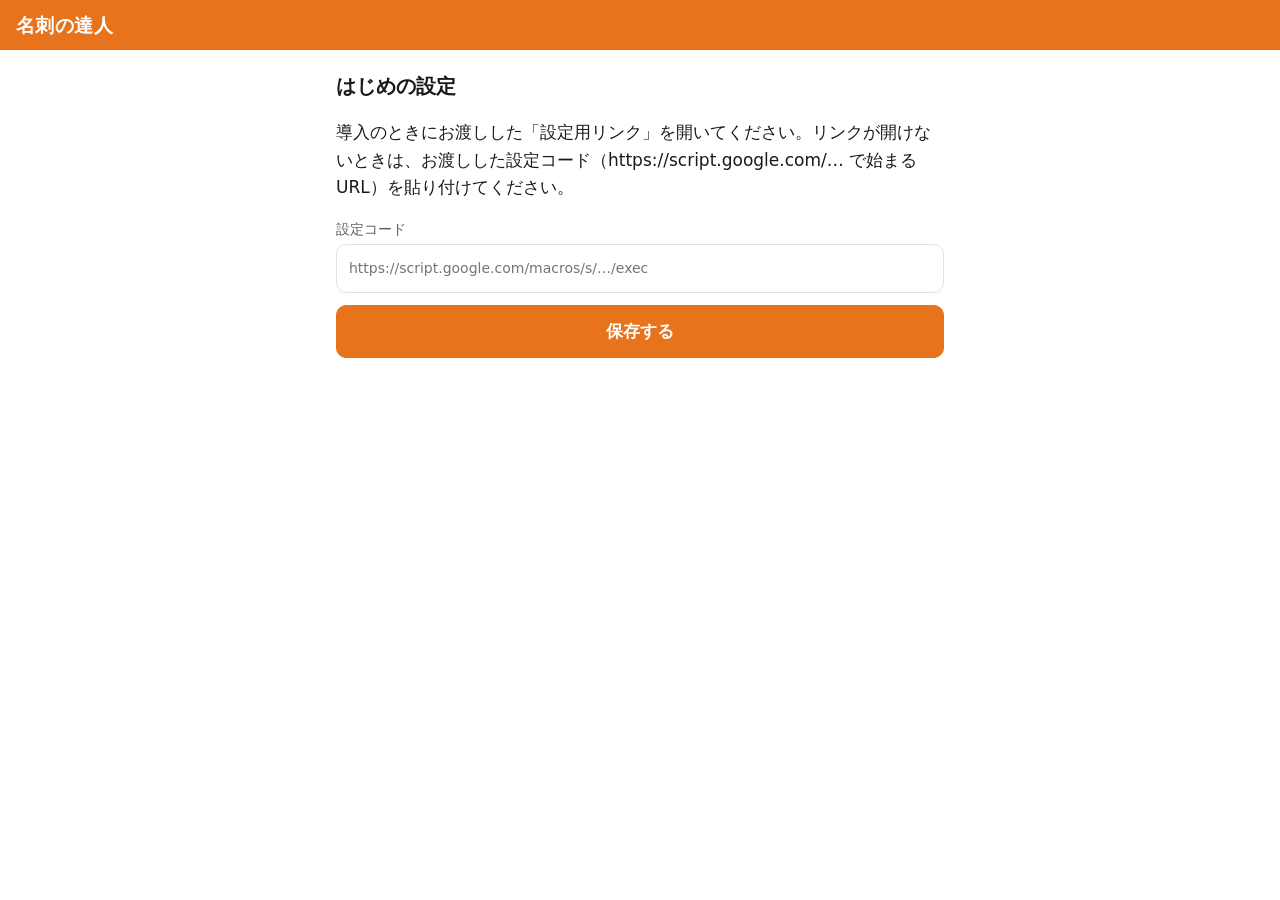
<file: index.html>
<!doctype html>
<html lang="ja">
<head>
  <meta charset="utf-8">
  <meta name="viewport" content="width=device-width, initial-scale=1, viewport-fit=cover">
  <title>名刺の達人</title>
  <meta name="theme-color" content="#E7741D">
  <meta name="apple-mobile-web-app-capable" content="yes">
  <meta name="mobile-web-app-capable" content="yes">
  <meta name="apple-mobile-web-app-title" content="名刺の達人">
  <meta name="apple-mobile-web-app-status-bar-style" content="default">
  <meta name="referrer" content="no-referrer">
  <link rel="manifest" href="manifest.webmanifest">
  <link rel="icon" href="icons/icon-192.png?v=meishi1">
  <link rel="apple-touch-icon" href="icons/apple-touch-icon.png?v=meishi1">
  <link rel="stylesheet" href="style.css">
  <script src="config.js"></script>
  <script src="https://accounts.google.com/gsi/client" async defer></script>
</head>
<body>
  <header class="bar">
    <h1>名刺の達人</h1>
    <span id="who" class="who"></span>
    <button id="logout" class="close" hidden>閉じる</button>
  </header>

  <main>
    <!-- 設定：この会社のGASのURLがまだない -->
    <section id="view-setup" class="view" hidden>
      <h2>はじめの設定</h2>
      <p>導入のときにお渡しした「設定用リンク」を開いてください。リンクが開けないときは、お渡しした設定コード（https://script.google.com/… で始まるURL）を貼り付けてください。</p>
      <label class="field">設定コード
        <input id="setup-url" type="url" inputmode="url" placeholder="https://script.google.com/macros/s/…/exec" autocomplete="off">
      </label>
      <button id="setup-save" class="primary">保存する</button>
      <p id="setup-msg" class="msg"></p>
    </section>

    <!-- ログイン -->
    <section id="view-login" class="view" hidden>
      <h2>ログイン</h2>
      <p>会社の Google アカウントでログインしてください。名刺は同じ会社の社員だけが見られます。</p>
      <div id="gsi-button"></div>
      <p id="login-msg" class="msg"></p>
    </section>

    <!-- メイン -->
    <section id="view-main" class="view" hidden>
      <nav class="tabs" role="tablist">
        <button role="tab" data-tab="register" aria-selected="true">📷 登録</button>
        <button role="tab" data-tab="search" aria-selected="false">🔍 探す</button>
        <button role="tab" data-tab="ask" aria-selected="false">💬 AIに相談</button>
      </nav>

      <!-- 登録 -->
      <div id="tab-register" class="tab">
        <div class="seg" role="radiogroup" aria-label="撮る面">
          <label><input type="radio" name="mode" value="front" checked> 片面</label>
          <label><input type="radio" name="mode" value="both"> 両面</label>
          <label><input type="radio" name="mode" value="batch"> まとめて</label>
        </div>

        <!-- まとめて登録：何枚でも。1枚ごとに表（必須）と裏（あれば） -->
        <div id="batch-area" hidden>
          <p class="hint">名刺を1枚ずつ撮ります。表を撮ったら、裏がある名刺は続けて裏を撮ってください。撮り終えたら下の「まとめて登録する」を押します。</p>
          <ol id="batch-list" class="batch"></ol>
          <button id="batch-add" class="shoot">📷 1枚目の表を撮る</button>
          <label class="field" for="batch-comment">全部の名刺に付けるコメント（任意）</label>
          <div class="row">
            <textarea id="batch-comment" rows="2" placeholder="例：守成クラブ新緑会で名刺交換"></textarea>
            <button class="mic" data-target="batch-comment" data-noauto="1" aria-label="声で入力">🎤</button>
          </div>
          <button id="do-batch" class="primary" disabled>まとめて登録する</button>
          <p id="batch-msg" class="msg"></p>
          <ul id="batch-results" class="list"></ul>
        </div>

        <div class="shots" id="single-area">
          <div class="shot">
            <button class="shoot" data-side="front">表面を撮る</button>
            <img id="prev-front" class="preview" alt="表面" hidden>
          </div>
          <div class="shot" id="shot-back" hidden>
            <button class="shoot" data-side="back">裏面を撮る</button>
            <img id="prev-back" class="preview" alt="裏面" hidden>
          </div>
        </div>
        <div id="single-actions">
          <button id="do-register" class="primary" disabled>登録する</button>
          <p id="register-msg" class="msg"></p>
          <div id="register-result"></div>
        </div>
      </div>

      <!-- 探す -->
      <div id="tab-search" class="tab" hidden>
        <p class="field">探す項目（チェックした項目の中を探します）</p>
        <div class="seg" role="group" aria-label="探す項目">
          <label><input type="checkbox" name="field" value="name" checked> 名前</label>
          <label><input type="checkbox" name="field" value="company"> 会社</label>
          <label><input type="checkbox" name="field" value="free"> フリー</label>
        </div>
        <p id="search-hint" class="hint"></p>
        <div class="row">
          <input id="search-input" type="search" enterkeyhint="search">
          <button class="mic" data-target="search-input" aria-label="声で入力">🎤</button>
        </div>
        <button id="do-search" class="primary">探す</button>
        <p id="search-msg" class="msg"></p>
        <ul id="search-results" class="list"></ul>
      </div>

      <!-- AIに相談 -->
      <div id="tab-ask" class="tab" hidden>
        <p class="hint">やりたいことを文章で書くと、AIが探す言葉を出し、検索辞書の同じ意味の言葉と合わせて名刺を探します。言葉のチェックを外すと、その言葉に当たった名刺を一覧から外します。</p>
        <div class="row">
          <textarea id="ask-input" rows="3" placeholder="例：店舗をリフォームしたい。補助金にくわしい人も"></textarea>
          <button class="mic" data-target="ask-input" aria-label="声で入力">🎤</button>
        </div>
        <button id="do-ask" class="primary">相談する</button>
        <p id="ask-msg" class="msg"></p>
        <div id="ask-words" class="ask-words" hidden>
          <p class="field">探した言葉（チェックを外すと、その言葉に当たった名刺を一覧から外します。数字は当たった名刺の数）</p>
          <div id="ask-groups"></div>
          <div class="row">
            <input id="ask-add-input" type="text" maxlength="20" placeholder="言葉を足す（例：内装）" enterkeyhint="done">
            <button id="do-ask-add">足す</button>
          </div>
        </div>
        <p id="ask-count" class="msg"></p>
        <ul id="ask-results" class="list"></ul>
      </div>
    </section>

    <!-- 名刺の詳細 -->
    <section id="view-detail" class="view" hidden>
      <button id="detail-back" class="link">← 戻る</button>
      <div id="detail-body"></div>
      <div class="actions">
        <button id="act-back">📷 裏面を追加</button>
        <button id="act-face">👤 顔写真を追加</button>
        <button id="act-comment">💬 コメントを追加</button>
      </div>
      <div id="comment-box" hidden>
        <div class="row">
          <textarea id="comment-input" rows="3" placeholder="会ったときの様子、次の約束など"></textarea>
          <button class="mic" data-target="comment-input" data-noauto="1" aria-label="声で入力">🎤</button>
        </div>
        <button id="comment-save" class="primary">コメントを保存</button>
      </div>
      <p id="detail-msg" class="msg"></p>
      <div id="detail-images" class="images"></div>
    </section>
  </main>

  <!-- 撮影用（画面には出さない） -->
  <input id="file-card" type="file" accept="image/*" capture="environment" hidden>
  <input id="file-face" type="file" accept="image/*" capture="user" hidden>

  <div id="busy" class="busy" hidden><div class="spinner"></div><p id="busy-text">処理しています…</p></div>

  <script src="app.js"></script>
</body>
</html>
</file>
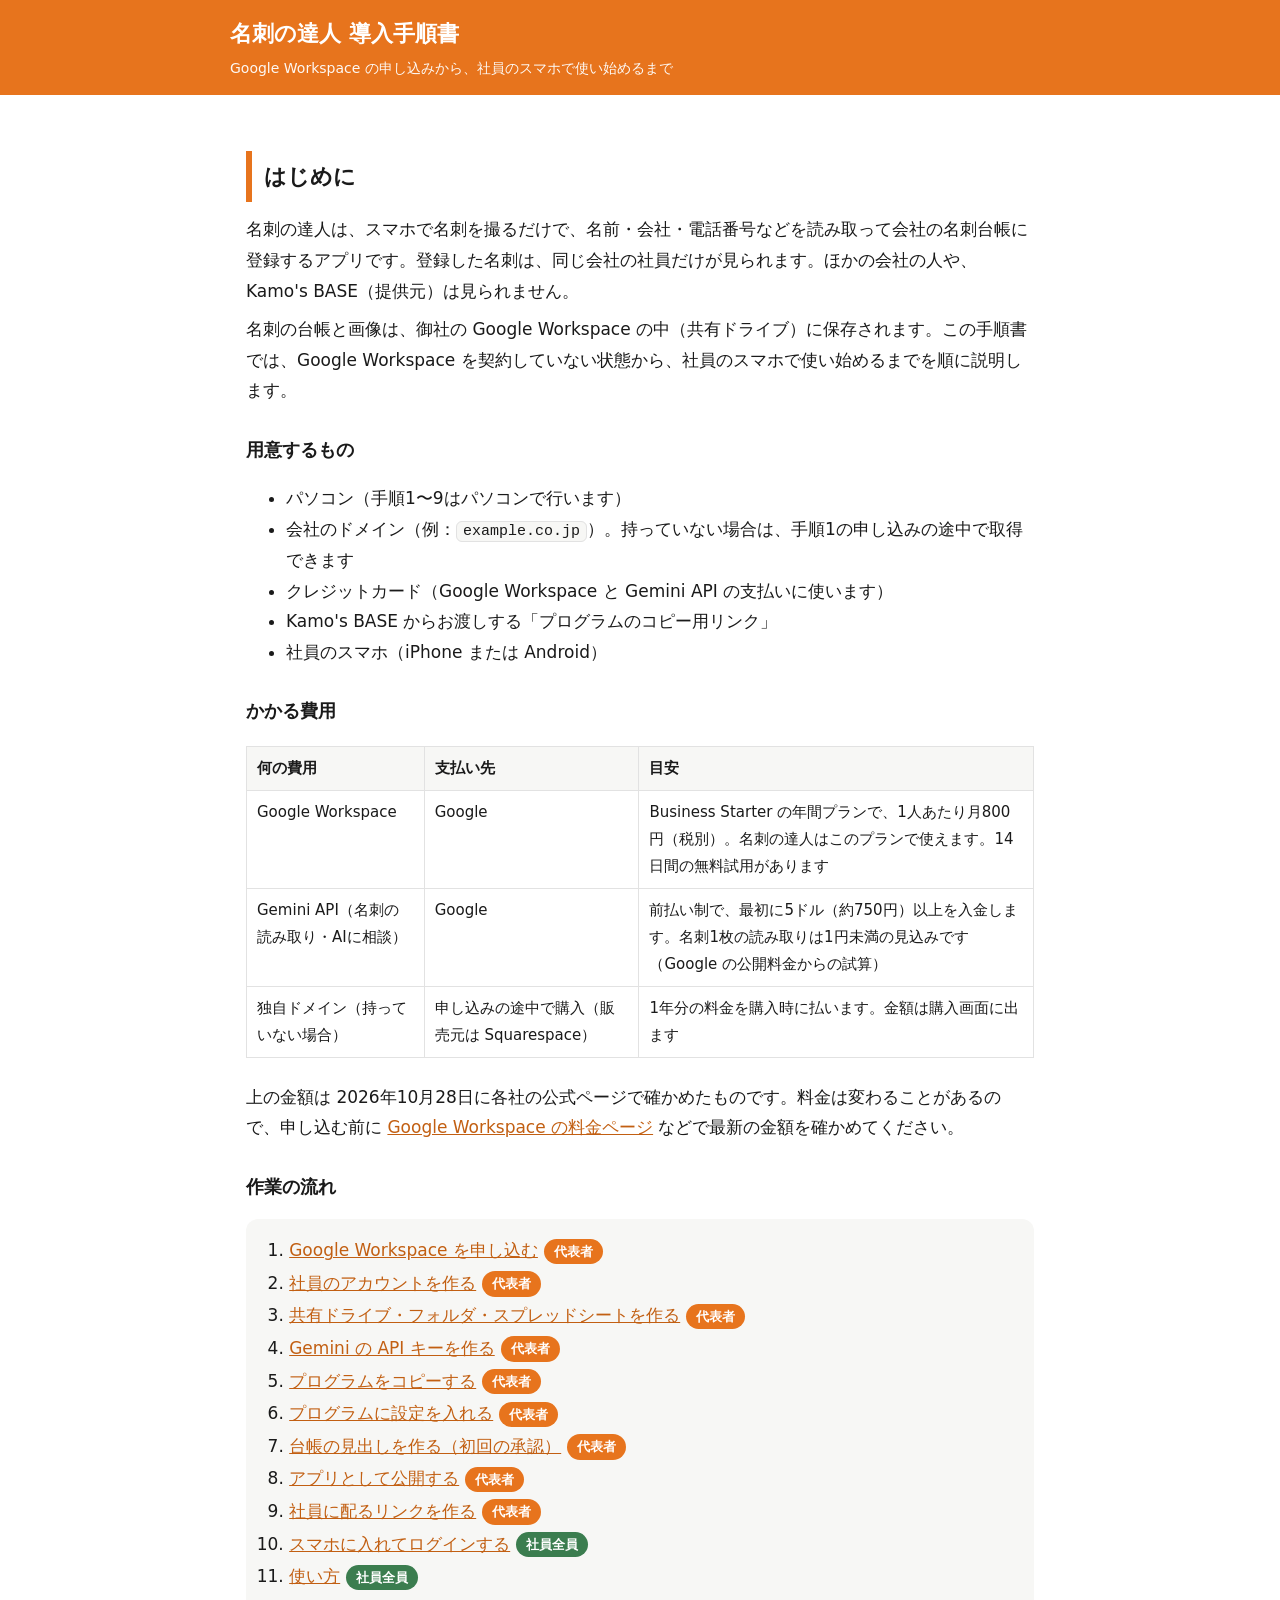
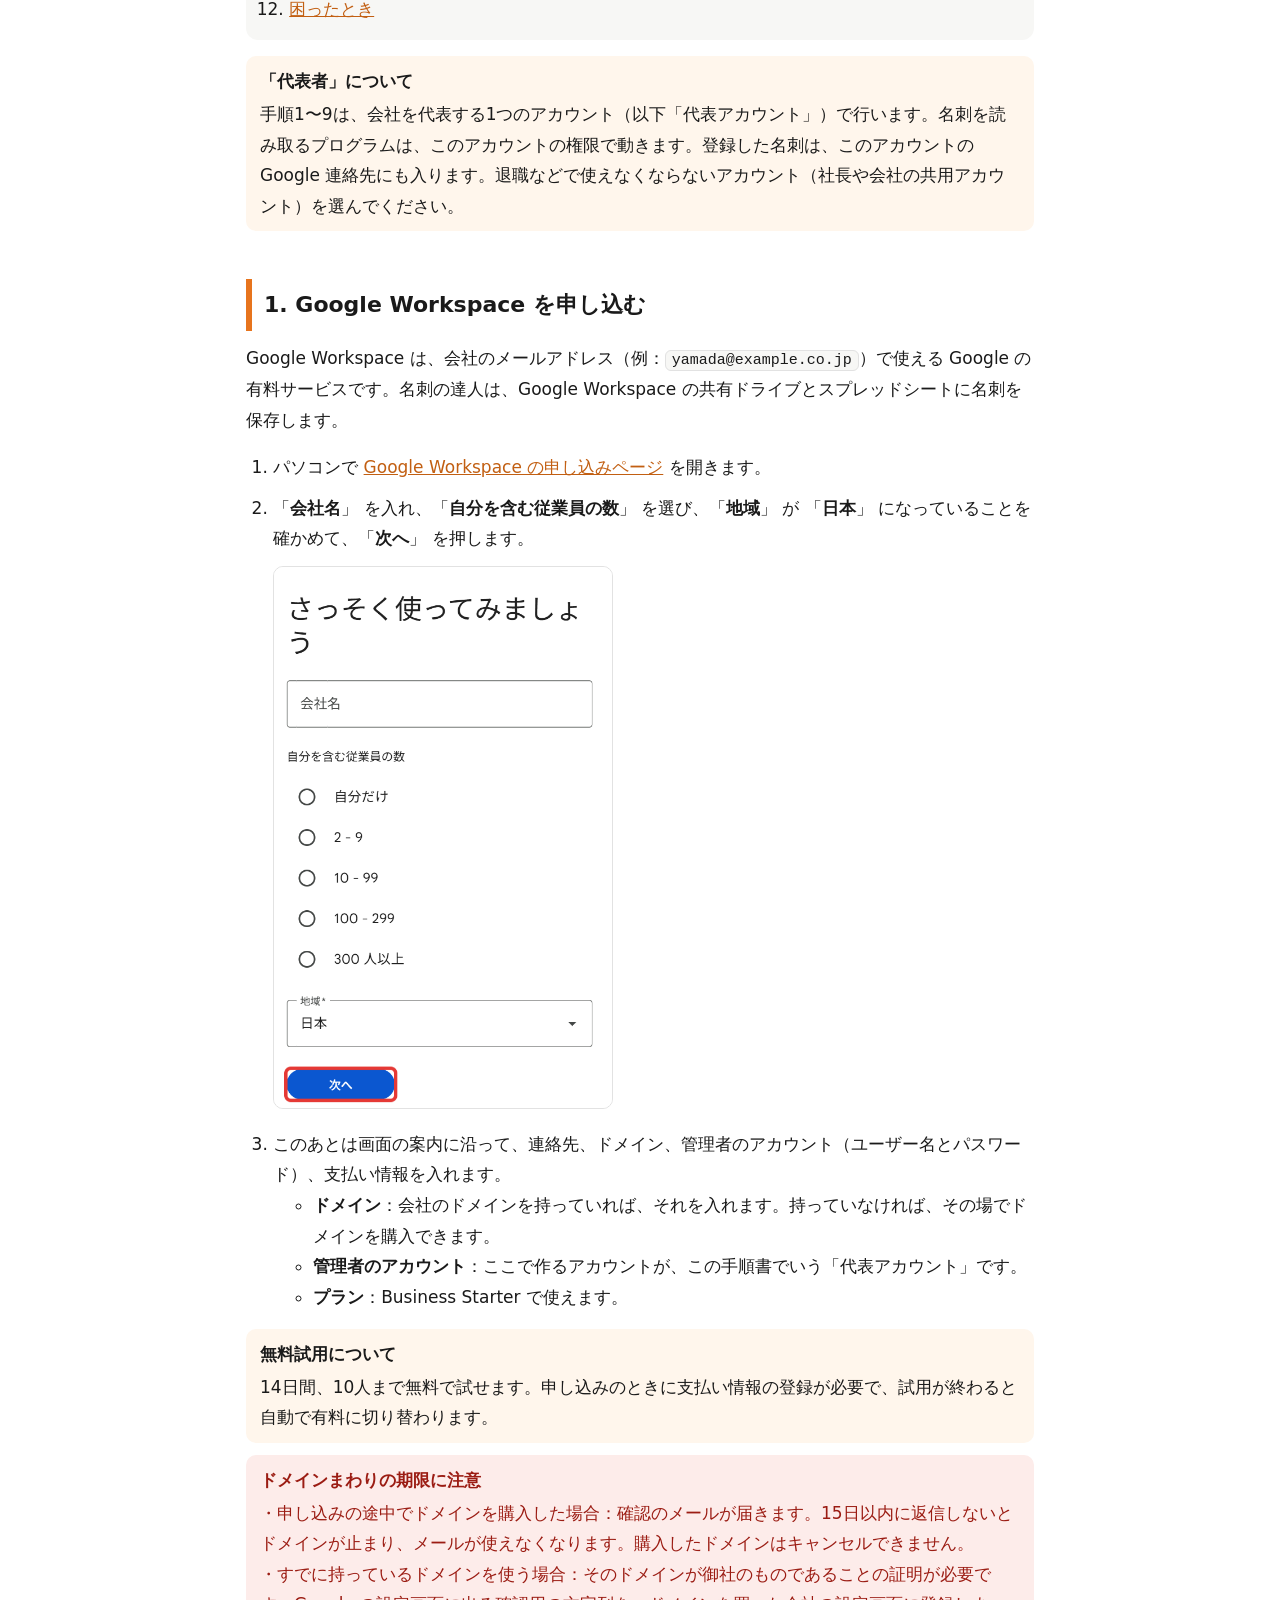
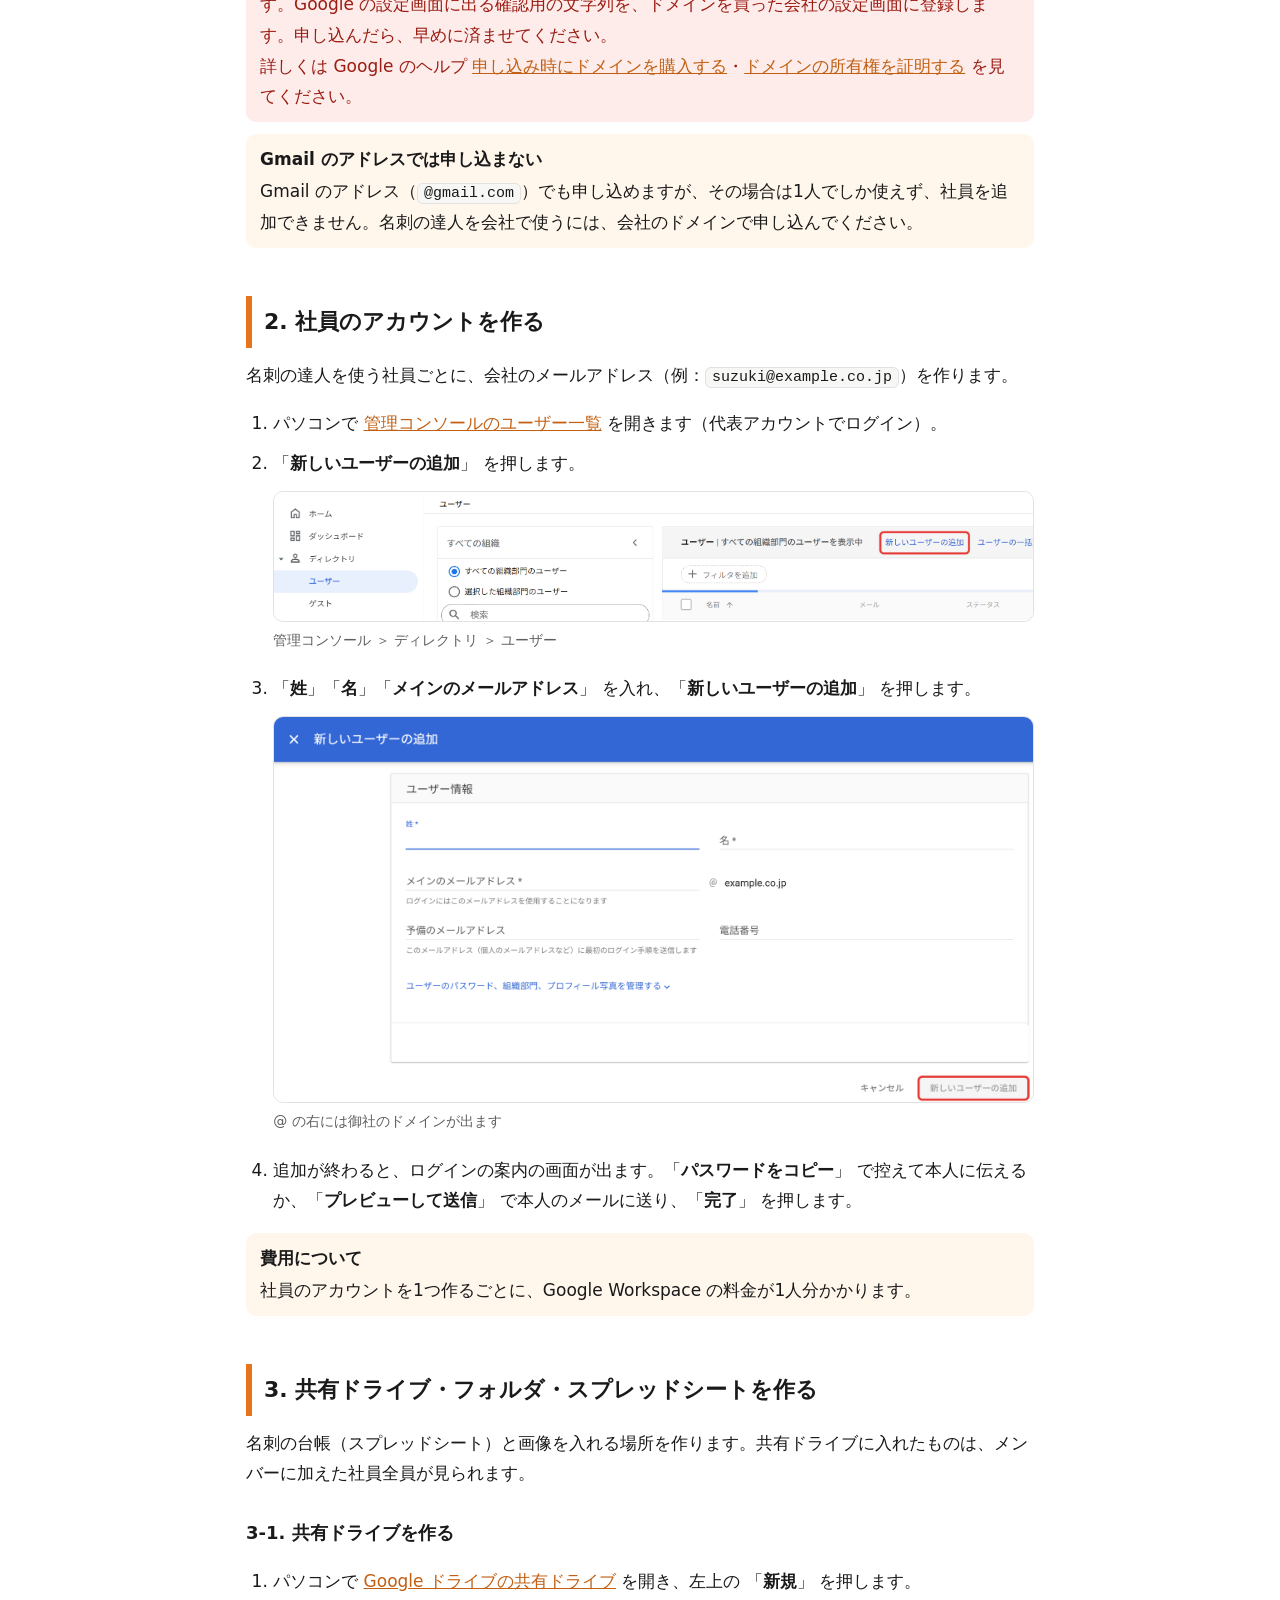
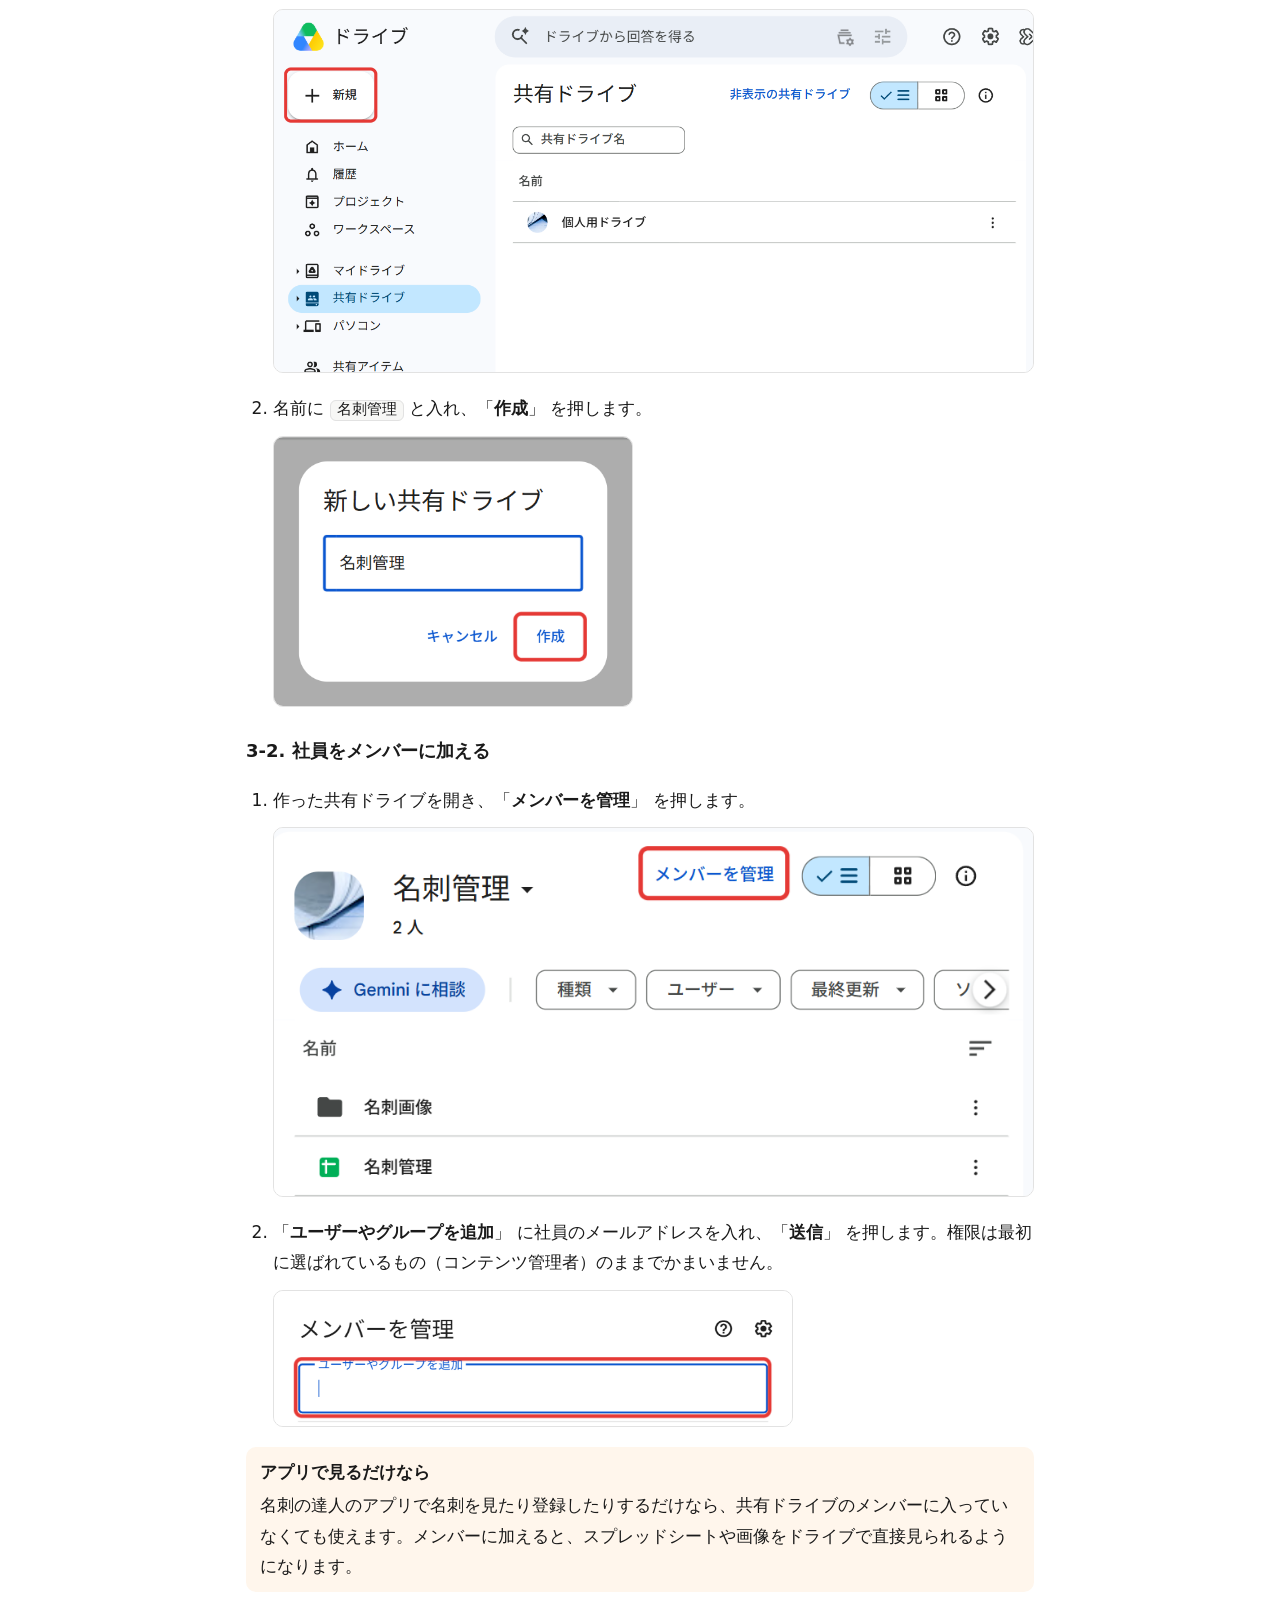
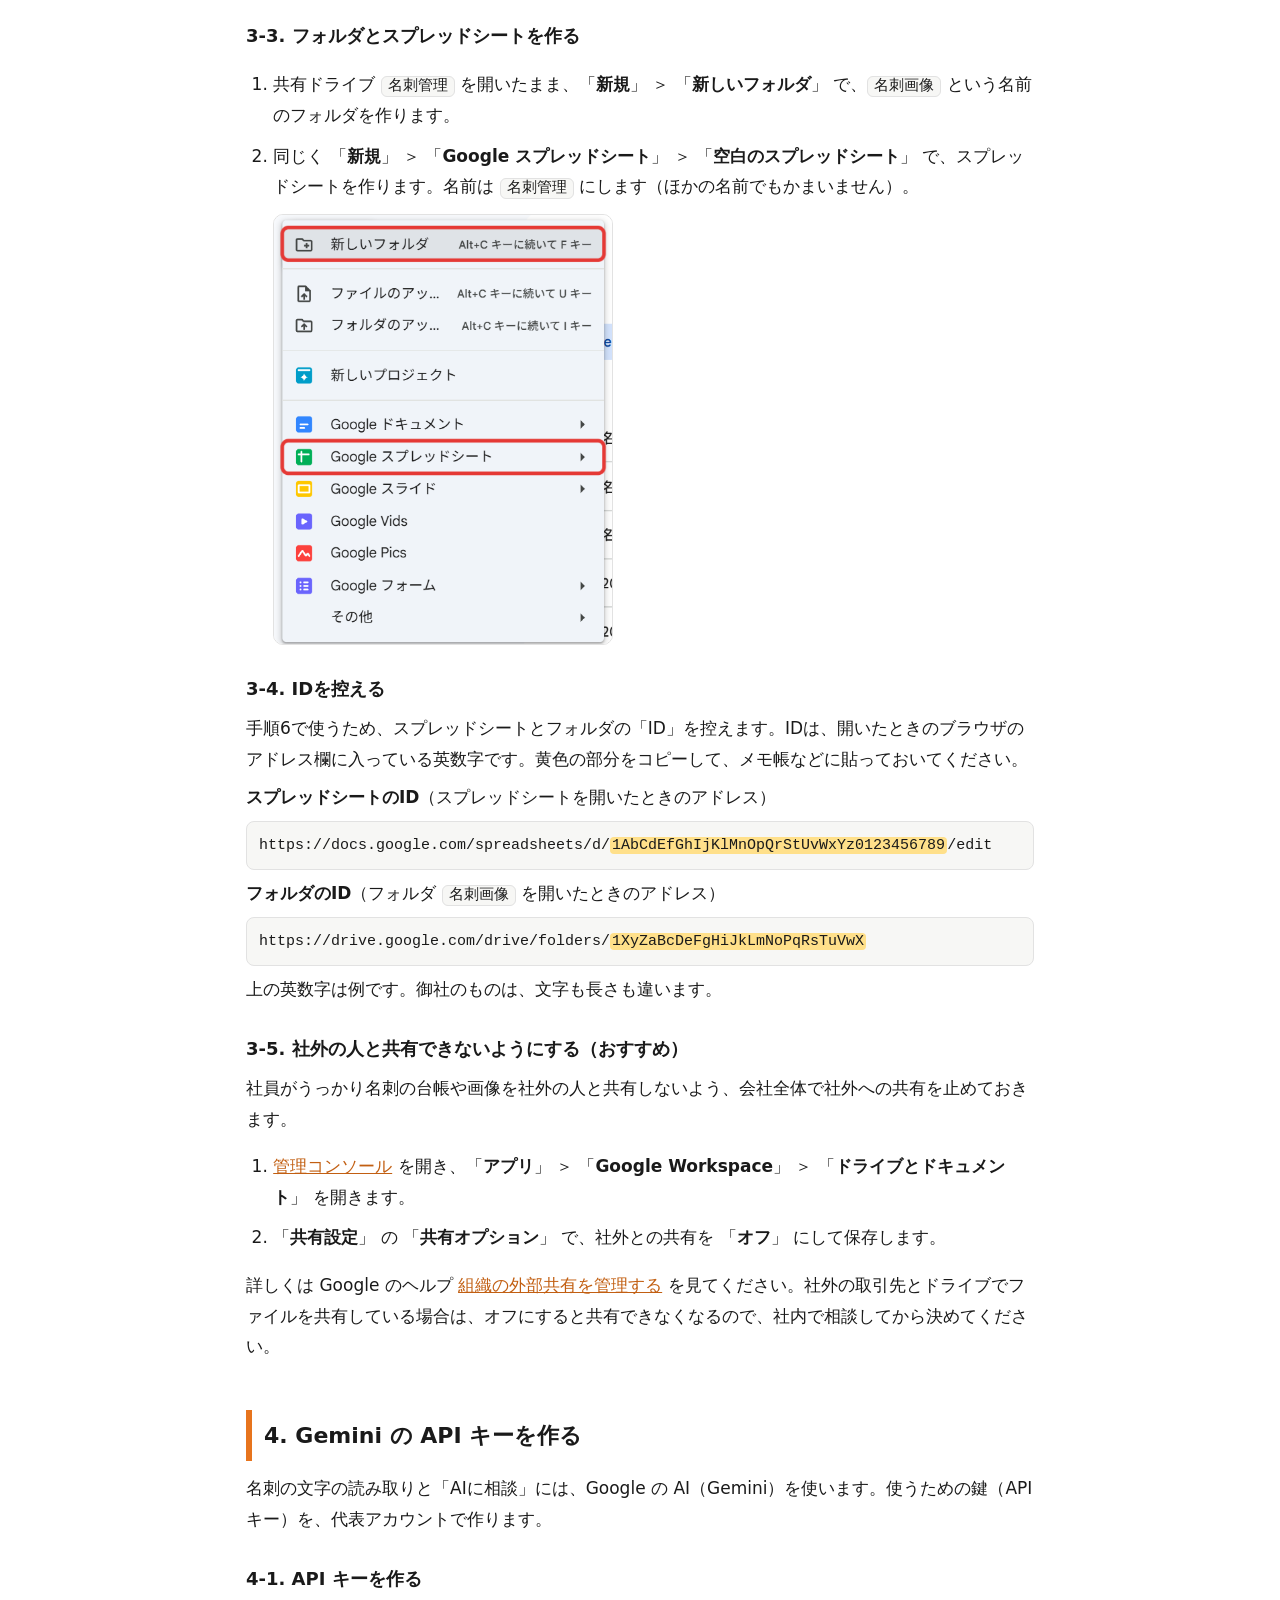
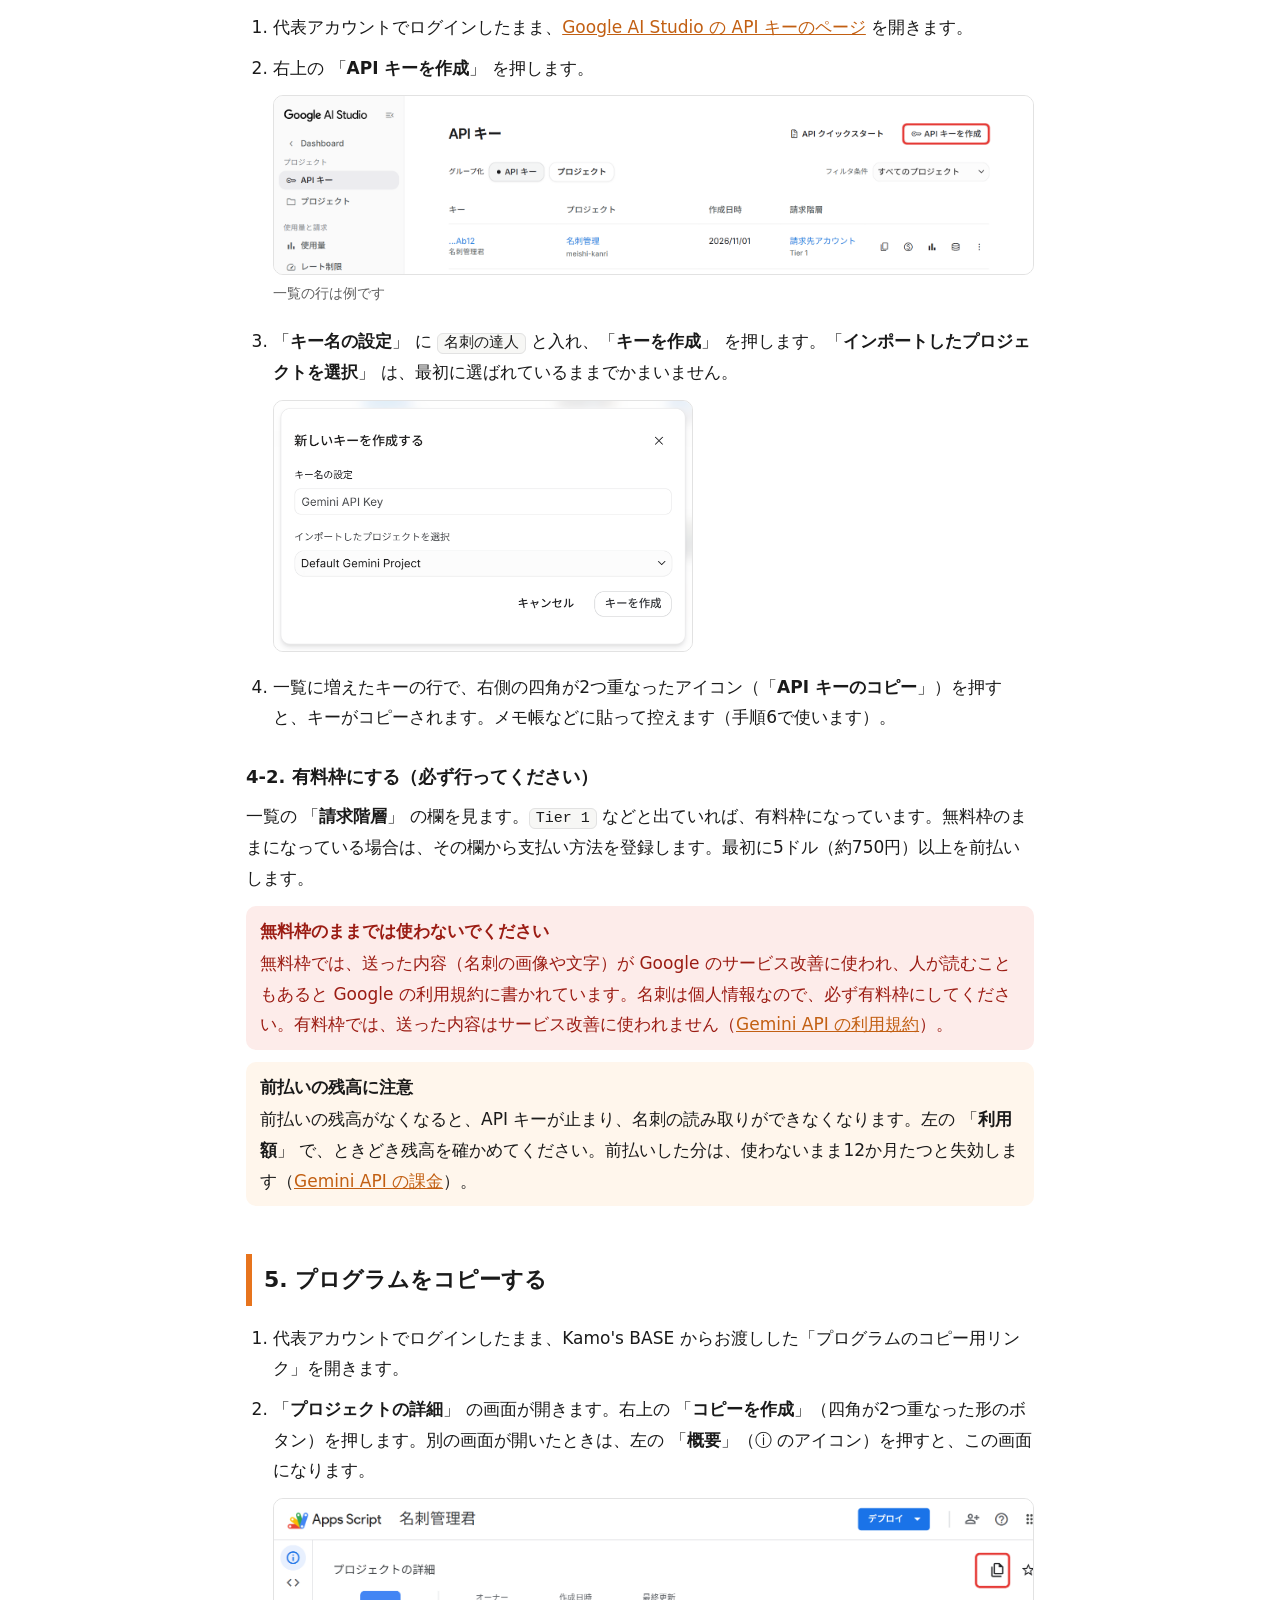
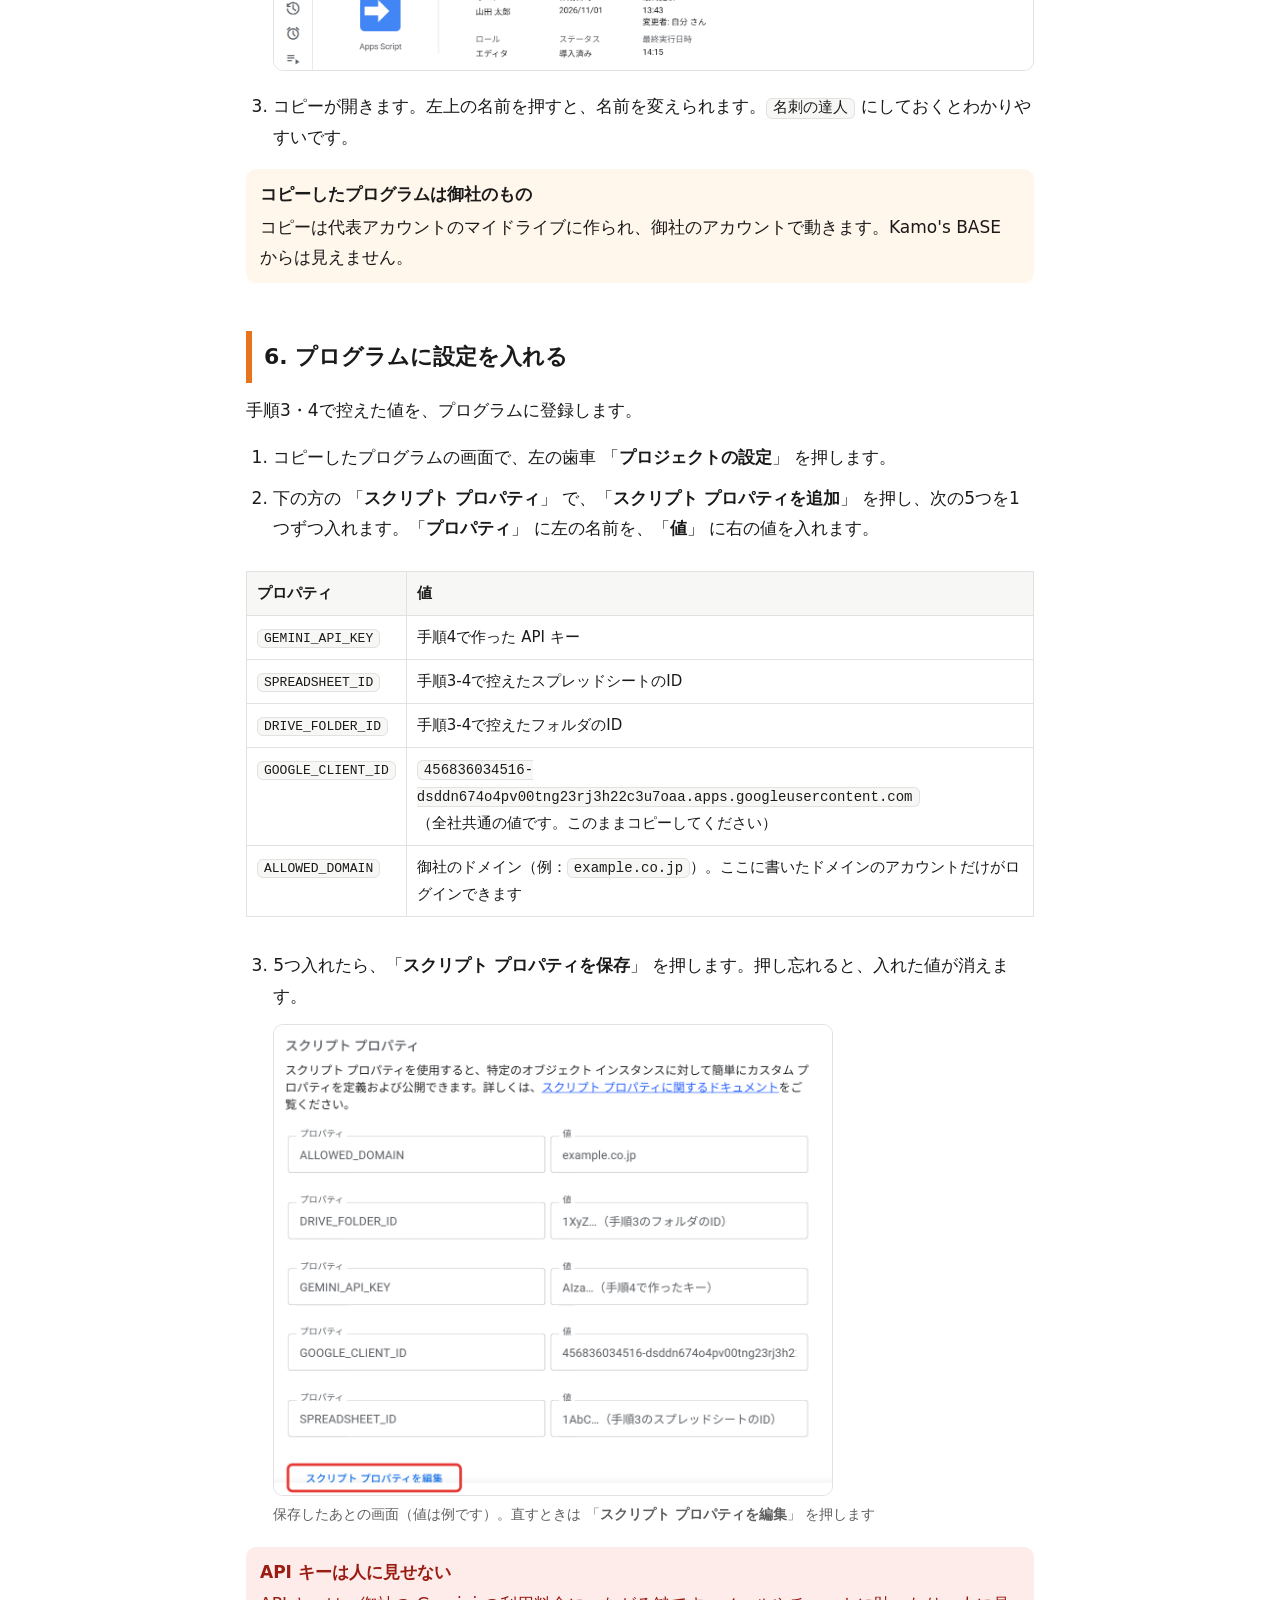
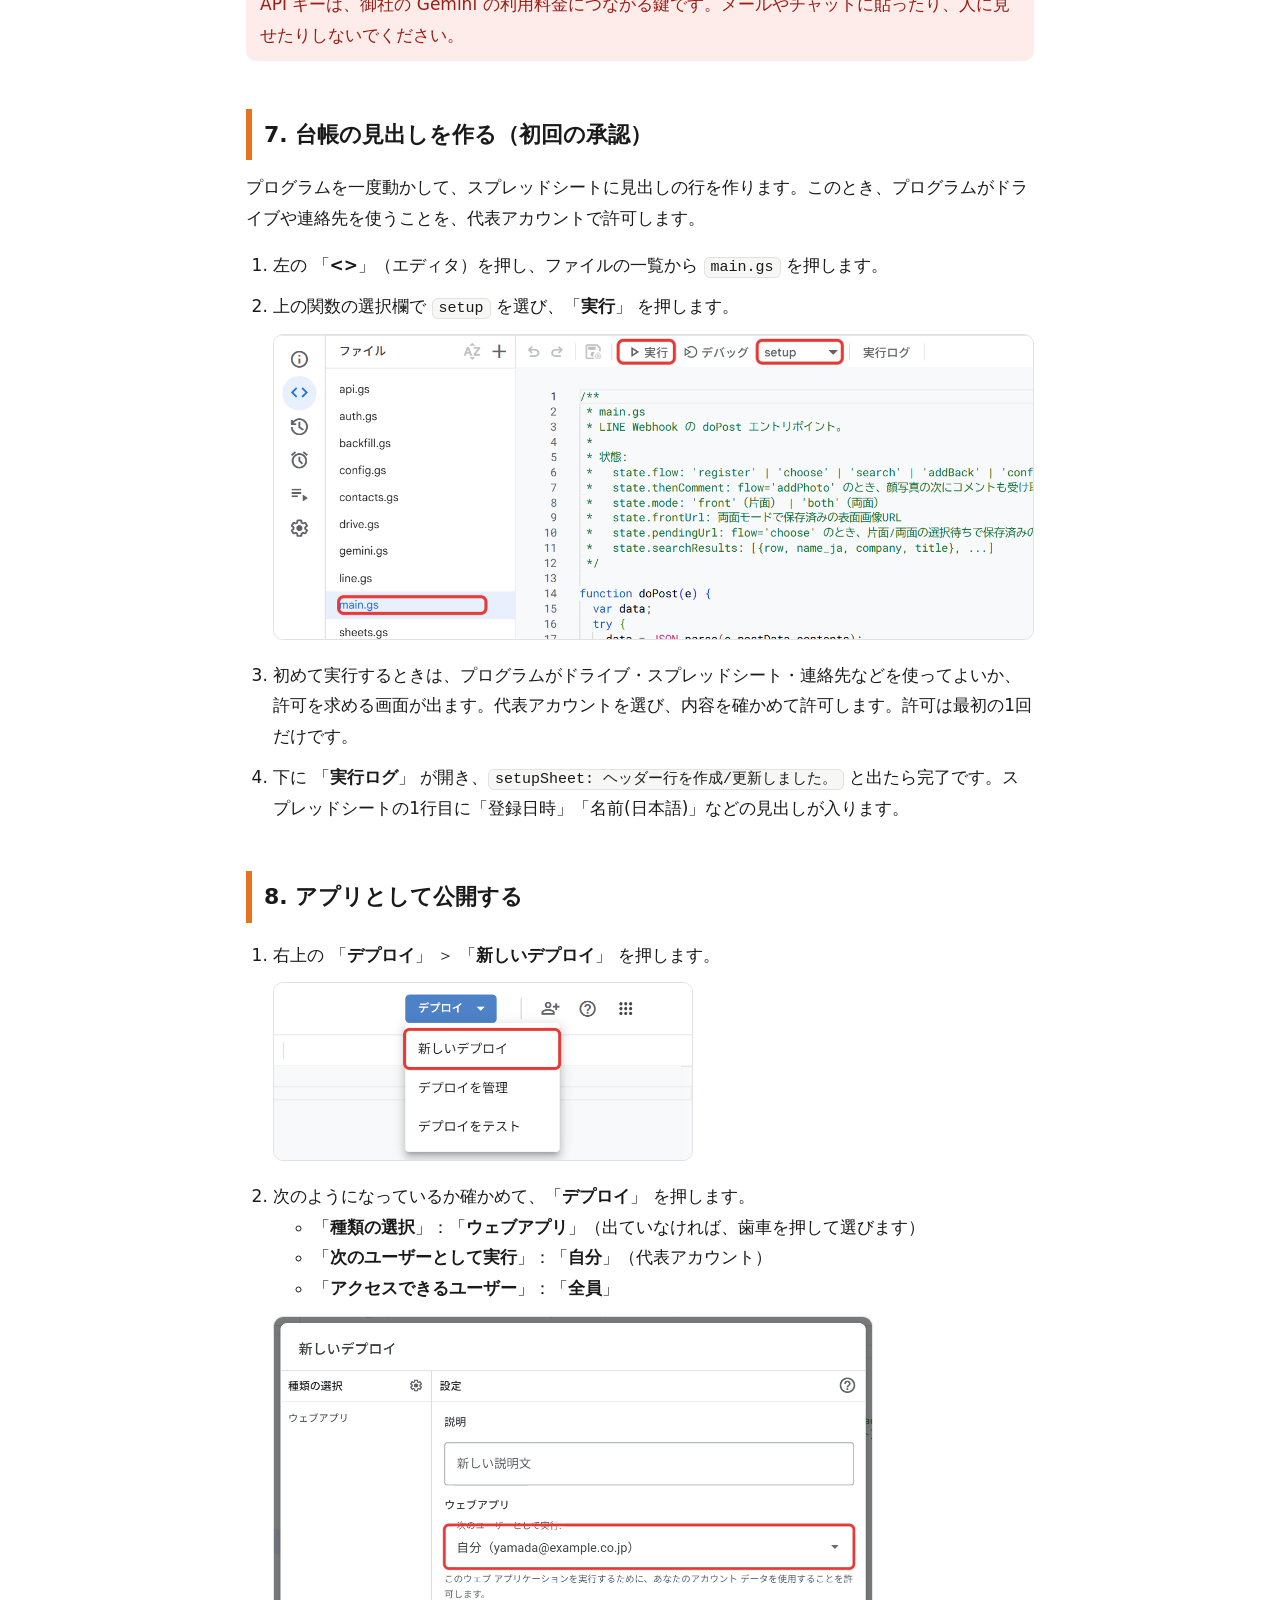
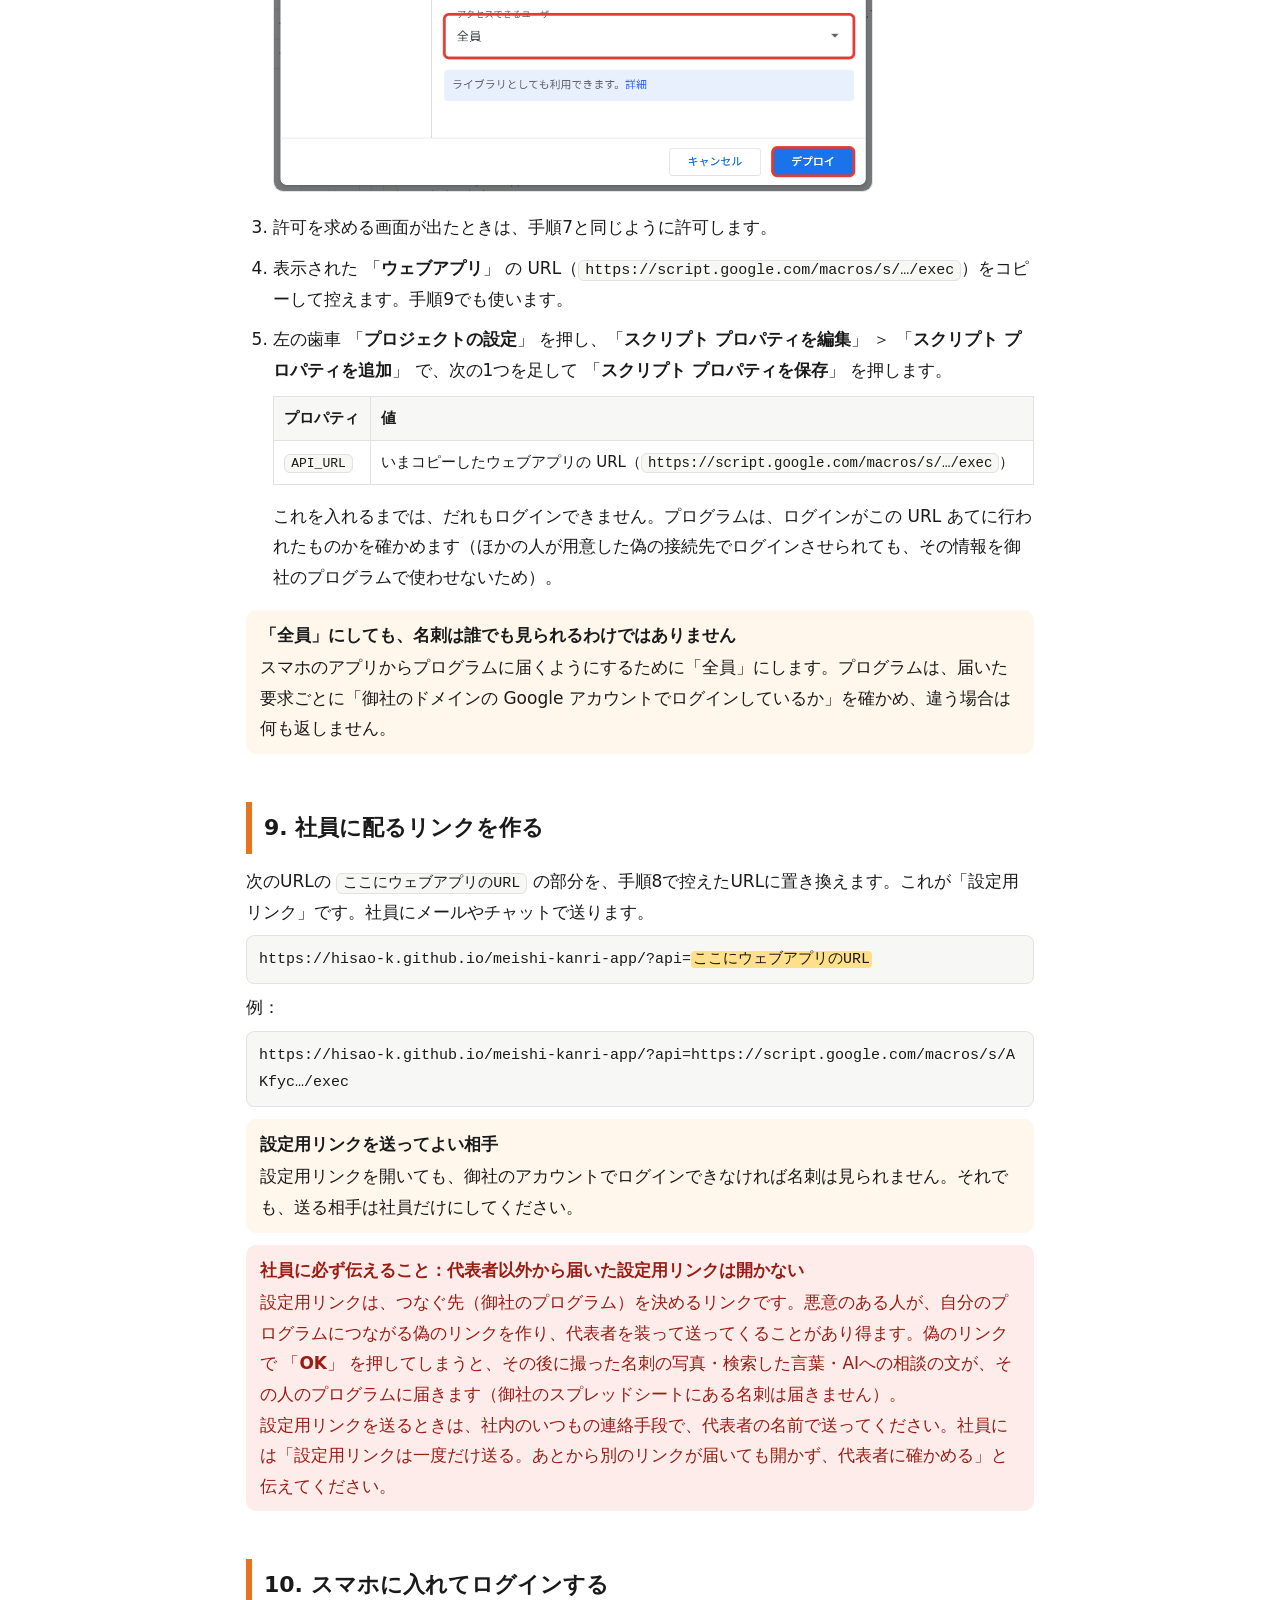
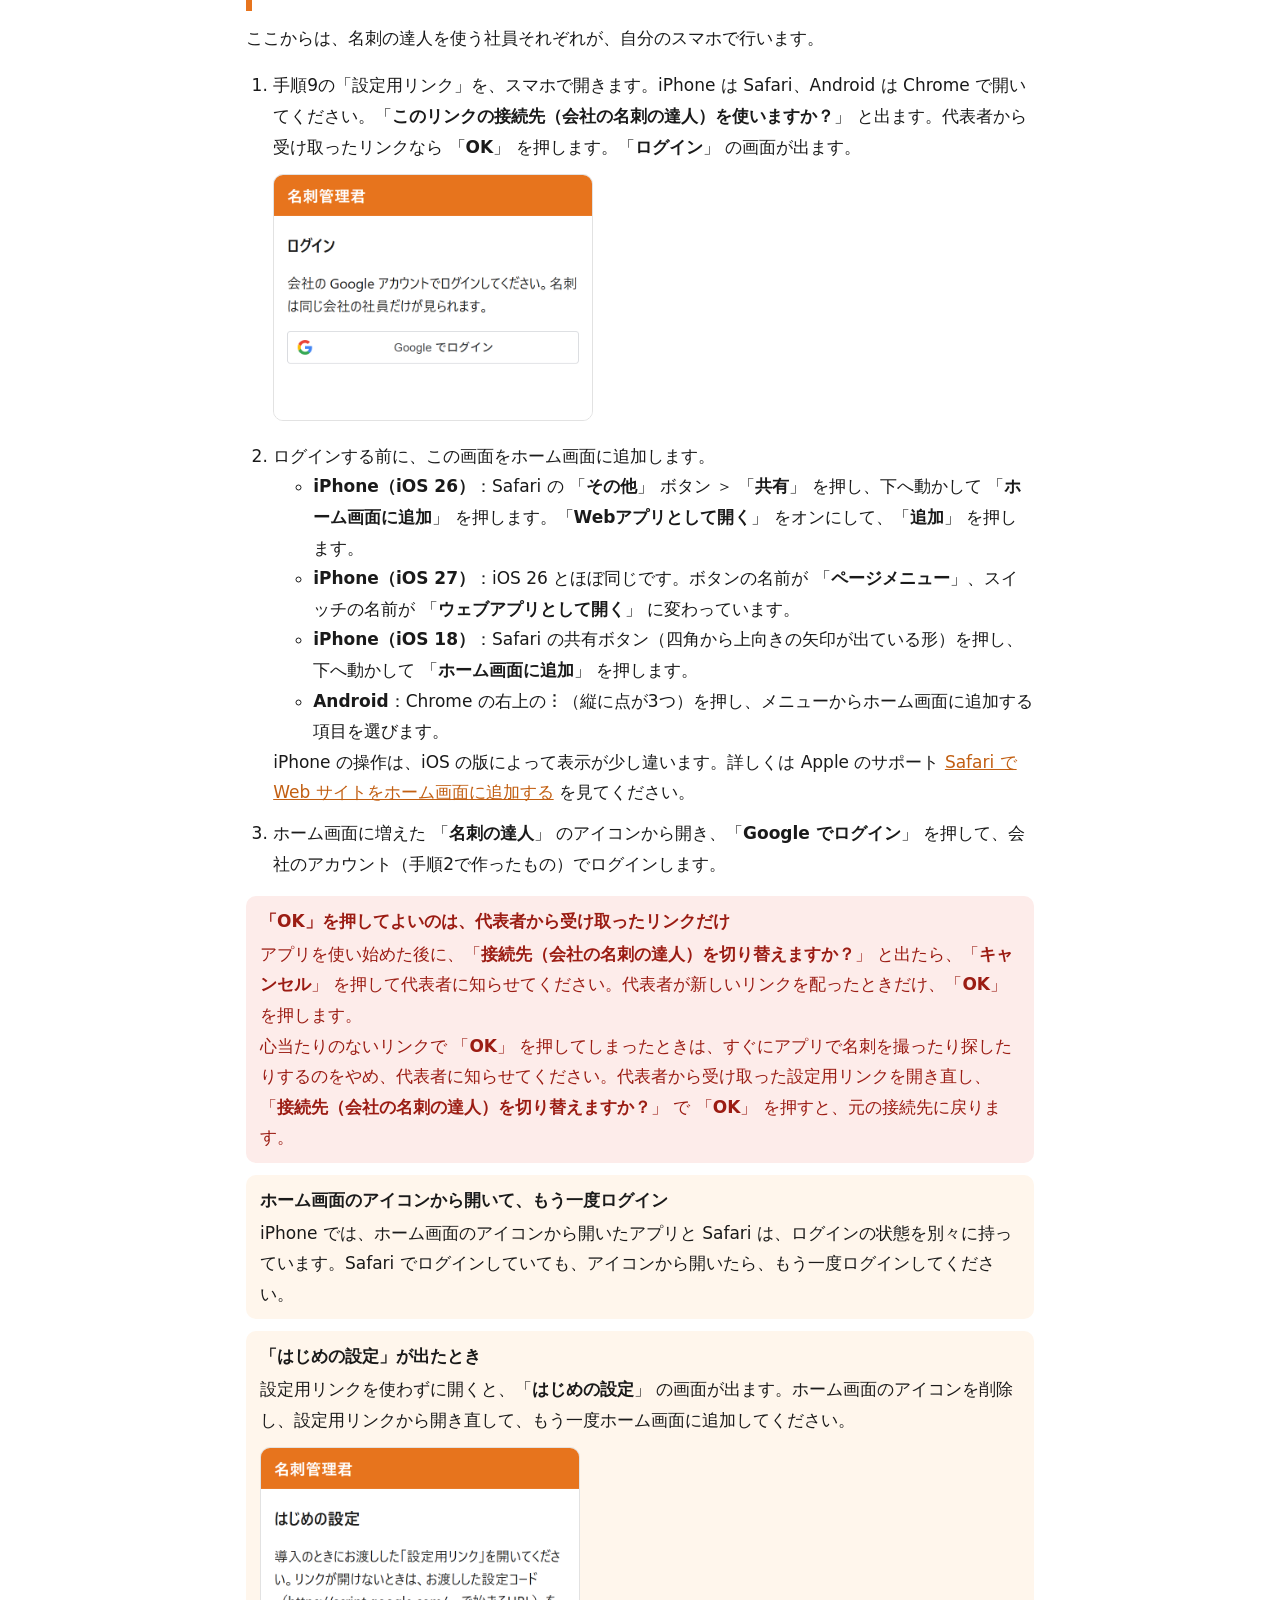
<file: guide/index.html>
<!doctype html>
<html lang="ja">
<head>
  <meta charset="utf-8">
  <meta name="viewport" content="width=device-width, initial-scale=1">
  <title>名刺の達人 導入手順書</title>
  <meta name="description" content="名刺の達人を自社の Google Workspace に入れて、社員のスマホで使えるようにするまでの手順です。">
  <meta name="theme-color" content="#E7741D">
  <meta name="referrer" content="no-referrer">
  <link rel="icon" href="../icons/icon-192.png">
  <link rel="stylesheet" href="style.css">
</head>
<body>
  <header class="bar">
    <div class="inner">
      <h1>名刺の達人 導入手順書</h1>
      <p>Google Workspace の申し込みから、社員のスマホで使い始めるまで</p>
    </div>
  </header>

  <main>
    <h2 id="intro">はじめに</h2>
    <p>名刺の達人は、スマホで名刺を撮るだけで、名前・会社・電話番号などを読み取って会社の名刺台帳に登録するアプリです。登録した名刺は、同じ会社の社員だけが見られます。ほかの会社の人や、Kamo's BASE（提供元）は見られません。</p>
    <p>名刺の台帳と画像は、御社の Google Workspace の中（共有ドライブ）に保存されます。この手順書では、Google Workspace を契約していない状態から、社員のスマホで使い始めるまでを順に説明します。</p>

    <h3>用意するもの</h3>
    <ul>
      <li>パソコン（手順1〜9はパソコンで行います）</li>
      <li>会社のドメイン（例：<code>example.co.jp</code>）。持っていない場合は、手順1の申し込みの途中で取得できます</li>
      <li>クレジットカード（Google Workspace と Gemini API の支払いに使います）</li>
      <li>Kamo's BASE からお渡しする「プログラムのコピー用リンク」</li>
      <li>社員のスマホ（iPhone または Android）</li>
    </ul>

    <h3>かかる費用</h3>
    <div class="scroll">
    <table>
      <tr><th>何の費用</th><th>支払い先</th><th>目安</th></tr>
      <tr><td>Google Workspace</td><td>Google</td><td>Business Starter の年間プランで、1人あたり月800円（税別）。名刺の達人はこのプランで使えます。14日間の無料試用があります</td></tr>
      <tr><td>Gemini API（名刺の読み取り・AIに相談）</td><td>Google</td><td>前払い制で、最初に5ドル（約750円）以上を入金します。名刺1枚の読み取りは1円未満の見込みです（Google の公開料金からの試算）</td></tr>
      <tr><td>独自ドメイン（持っていない場合）</td><td>申し込みの途中で購入（販売元は Squarespace）</td><td>1年分の料金を購入時に払います。金額は購入画面に出ます</td></tr>
    </table>
    </div>
    <p>上の金額は 2026年10月28日に各社の公式ページで確かめたものです。料金は変わることがあるので、申し込む前に <a href="https://workspace.google.com/intl/ja/pricing.html" target="_blank" rel="noopener">Google Workspace の料金ページ</a> などで最新の金額を確かめてください。</p>

    <h3>作業の流れ</h3>
    <nav class="toc">
      <ol>
        <li><a href="#s1">Google Workspace を申し込む</a><span class="who">代表者</span></li>
        <li><a href="#s2">社員のアカウントを作る</a><span class="who">代表者</span></li>
        <li><a href="#s3">共有ドライブ・フォルダ・スプレッドシートを作る</a><span class="who">代表者</span></li>
        <li><a href="#s4">Gemini の API キーを作る</a><span class="who">代表者</span></li>
        <li><a href="#s5">プログラムをコピーする</a><span class="who">代表者</span></li>
        <li><a href="#s6">プログラムに設定を入れる</a><span class="who">代表者</span></li>
        <li><a href="#s7">台帳の見出しを作る（初回の承認）</a><span class="who">代表者</span></li>
        <li><a href="#s8">アプリとして公開する</a><span class="who">代表者</span></li>
        <li><a href="#s9">社員に配るリンクを作る</a><span class="who">代表者</span></li>
        <li><a href="#s10">スマホに入れてログインする</a><span class="who all">社員全員</span></li>
        <li><a href="#s11">使い方</a><span class="who all">社員全員</span></li>
        <li><a href="#s12">困ったとき</a></li>
      </ol>
    </nav>
    <div class="note">
      <strong>「代表者」について</strong>
      手順1〜9は、会社を代表する1つのアカウント（以下「代表アカウント」）で行います。名刺を読み取るプログラムは、このアカウントの権限で動きます。登録した名刺は、このアカウントの Google 連絡先にも入ります。退職などで使えなくならないアカウント（社長や会社の共用アカウント）を選んでください。
    </div>

    <!-- 1 -->
    <h2 id="s1">1. Google Workspace を申し込む</h2>
    <p>Google Workspace は、会社のメールアドレス（例：<code>yamada@example.co.jp</code>）で使える Google の有料サービスです。名刺の達人は、Google Workspace の共有ドライブとスプレッドシートに名刺を保存します。</p>
    <ol class="steps">
      <li>パソコンで <a href="https://workspace.google.com/business/signup/welcome?hl=ja" target="_blank" rel="noopener">Google Workspace の申し込みページ</a> を開きます。</li>
      <li><span class="ui">会社名</span> を入れ、<span class="ui">自分を含む従業員の数</span> を選び、<span class="ui">地域</span> が <span class="ui">日本</span> になっていることを確かめて、<span class="ui">次へ</span> を押します。
        <figure><img src="img/w-signup1.png" alt="Google Workspace の申し込みの最初の画面。次へに赤い枠" loading="lazy" style="width:340px"></figure>
      </li>
      <li>このあとは画面の案内に沿って、連絡先、ドメイン、管理者のアカウント（ユーザー名とパスワード）、支払い情報を入れます。
        <ul>
          <li><strong>ドメイン</strong>：会社のドメインを持っていれば、それを入れます。持っていなければ、その場でドメインを購入できます。</li>
          <li><strong>管理者のアカウント</strong>：ここで作るアカウントが、この手順書でいう「代表アカウント」です。</li>
          <li><strong>プラン</strong>：Business Starter で使えます。</li>
        </ul>
      </li>
    </ol>
    <div class="note">
      <strong>無料試用について</strong>
      14日間、10人まで無料で試せます。申し込みのときに支払い情報の登録が必要で、試用が終わると自動で有料に切り替わります。
    </div>
    <div class="warn">
      <strong>ドメインまわりの期限に注意</strong>
      ・申し込みの途中でドメインを購入した場合：確認のメールが届きます。15日以内に返信しないとドメインが止まり、メールが使えなくなります。購入したドメインはキャンセルできません。<br>
      ・すでに持っているドメインを使う場合：そのドメインが御社のものであることの証明が必要です。Google の設定画面に出る確認用の文字列を、ドメインを買った会社の設定画面に登録します。申し込んだら、早めに済ませてください。<br>
      詳しくは Google のヘルプ <a href="https://knowledge.workspace.google.com/admin/domains/purchase-a-domain-when-you-sign-up-for-google-services?hl=ja" target="_blank" rel="noopener">申し込み時にドメインを購入する</a>・<a href="https://knowledge.workspace.google.com/admin/domains/verify-your-domain-for-google-workspace?hl=ja" target="_blank" rel="noopener">ドメインの所有権を証明する</a> を見てください。
    </div>
    <div class="note">
      <strong>Gmail のアドレスでは申し込まない</strong>
      Gmail のアドレス（<code>@gmail.com</code>）でも申し込めますが、その場合は1人でしか使えず、社員を追加できません。名刺の達人を会社で使うには、会社のドメインで申し込んでください。
    </div>

    <!-- 2 -->
    <h2 id="s2">2. 社員のアカウントを作る</h2>
    <p>名刺の達人を使う社員ごとに、会社のメールアドレス（例：<code>suzuki@example.co.jp</code>）を作ります。</p>
    <ol class="steps">
      <li>パソコンで <a href="https://admin.google.com/ac/users" target="_blank" rel="noopener">管理コンソールのユーザー一覧</a> を開きます（代表アカウントでログイン）。</li>
      <li><span class="ui">新しいユーザーの追加</span> を押します。
        <figure><img src="img/g-adm-users.png" alt="管理コンソールのユーザー一覧。新しいユーザーの追加に赤い枠" loading="lazy"><figcaption>管理コンソール ＞ ディレクトリ ＞ ユーザー</figcaption></figure>
      </li>
      <li><span class="ui">姓</span><span class="ui">名</span><span class="ui">メインのメールアドレス</span> を入れ、<span class="ui">新しいユーザーの追加</span> を押します。
        <figure><img src="img/g-adm-adduser.png" alt="新しいユーザーの追加の画面" loading="lazy"><figcaption>@ の右には御社のドメインが出ます</figcaption></figure>
      </li>
      <li>追加が終わると、ログインの案内の画面が出ます。<span class="ui">パスワードをコピー</span> で控えて本人に伝えるか、<span class="ui">プレビューして送信</span> で本人のメールに送り、<span class="ui">完了</span> を押します。</li>
    </ol>
    <div class="note"><strong>費用について</strong>社員のアカウントを1つ作るごとに、Google Workspace の料金が1人分かかります。</div>

    <!-- 3 -->
    <h2 id="s3">3. 共有ドライブ・フォルダ・スプレッドシートを作る</h2>
    <p>名刺の台帳（スプレッドシート）と画像を入れる場所を作ります。共有ドライブに入れたものは、メンバーに加えた社員全員が見られます。</p>

    <h3>3-1. 共有ドライブを作る</h3>
    <ol class="steps">
      <li>パソコンで <a href="https://drive.google.com/drive/shared-drives" target="_blank" rel="noopener">Google ドライブの共有ドライブ</a> を開き、左上の <span class="ui">新規</span> を押します。
        <figure><img src="img/g-drive-new.png" alt="共有ドライブの画面。新規に赤い枠" loading="lazy"></figure>
      </li>
      <li>名前に <code>名刺管理</code> と入れ、<span class="ui">作成</span> を押します。
        <figure><img src="img/g-drive-create.png" alt="新しい共有ドライブの画面" loading="lazy" style="width:360px"></figure>
      </li>
    </ol>

    <h3>3-2. 社員をメンバーに加える</h3>
    <ol class="steps">
      <li>作った共有ドライブを開き、<span class="ui">メンバーを管理</span> を押します。
        <figure><img src="img/g-drive-members-btn.png" alt="共有ドライブの画面。メンバーを管理に赤い枠" loading="lazy"></figure>
      </li>
      <li><span class="ui">ユーザーやグループを追加</span> に社員のメールアドレスを入れ、<span class="ui">送信</span> を押します。権限は最初に選ばれているもの（コンテンツ管理者）のままでかまいません。
        <figure><img src="img/g-drive-members.png" alt="メンバーを管理の画面。ユーザーやグループを追加に赤い枠" loading="lazy" style="width:520px"></figure>
      </li>
    </ol>
    <div class="note"><strong>アプリで見るだけなら</strong>名刺の達人のアプリで名刺を見たり登録したりするだけなら、共有ドライブのメンバーに入っていなくても使えます。メンバーに加えると、スプレッドシートや画像をドライブで直接見られるようになります。</div>

    <h3>3-3. フォルダとスプレッドシートを作る</h3>
    <ol class="steps">
      <li>共有ドライブ <code>名刺管理</code> を開いたまま、<span class="ui">新規</span> ＞ <span class="ui">新しいフォルダ</span> で、<code>名刺画像</code> という名前のフォルダを作ります。</li>
      <li>同じく <span class="ui">新規</span> ＞ <span class="ui">Google スプレッドシート</span> ＞ <span class="ui">空白のスプレッドシート</span> で、スプレッドシートを作ります。名前は <code>名刺管理</code> にします（ほかの名前でもかまいません）。
        <figure><img src="img/g-drive-newmenu.png" alt="新規メニュー。新しいフォルダと Google スプレッドシートに赤い枠" loading="lazy" style="width:340px"></figure>
      </li>
    </ol>

    <h3>3-4. IDを控える</h3>
    <p>手順6で使うため、スプレッドシートとフォルダの「ID」を控えます。IDは、開いたときのブラウザのアドレス欄に入っている英数字です。黄色の部分をコピーして、メモ帳などに貼っておいてください。</p>
    <p><strong>スプレッドシートのID</strong>（スプレッドシートを開いたときのアドレス）</p>
    <div class="url">https://docs.google.com/spreadsheets/d/<span class="id">1AbCdEfGhIjKlMnOpQrStUvWxYz0123456789</span>/edit</div>
    <p><strong>フォルダのID</strong>（フォルダ <code>名刺画像</code> を開いたときのアドレス）</p>
    <div class="url">https://drive.google.com/drive/folders/<span class="id">1XyZaBcDeFgHiJkLmNoPqRsTuVwX</span></div>
    <p>上の英数字は例です。御社のものは、文字も長さも違います。</p>

    <h3>3-5. 社外の人と共有できないようにする（おすすめ）</h3>
    <p>社員がうっかり名刺の台帳や画像を社外の人と共有しないよう、会社全体で社外への共有を止めておきます。</p>
    <ol class="steps">
      <li><a href="https://admin.google.com/" target="_blank" rel="noopener">管理コンソール</a> を開き、<span class="ui">アプリ</span> ＞ <span class="ui">Google Workspace</span> ＞ <span class="ui">ドライブとドキュメント</span> を開きます。</li>
      <li><span class="ui">共有設定</span> の <span class="ui">共有オプション</span> で、社外との共有を <span class="ui">オフ</span> にして保存します。</li>
    </ol>
    <p>詳しくは Google のヘルプ <a href="https://knowledge.workspace.google.com/admin/drive/manage-external-sharing-for-your-organization?hl=ja" target="_blank" rel="noopener">組織の外部共有を管理する</a> を見てください。社外の取引先とドライブでファイルを共有している場合は、オフにすると共有できなくなるので、社内で相談してから決めてください。</p>

    <!-- 4 -->
    <h2 id="s4">4. Gemini の API キーを作る</h2>
    <p>名刺の文字の読み取りと「AIに相談」には、Google の AI（Gemini）を使います。使うための鍵（API キー）を、代表アカウントで作ります。</p>

    <h3>4-1. API キーを作る</h3>
    <ol class="steps">
      <li>代表アカウントでログインしたまま、<a href="https://aistudio.google.com/apikey" target="_blank" rel="noopener">Google AI Studio の API キーのページ</a> を開きます。</li>
      <li>右上の <span class="ui">API キーを作成</span> を押します。
        <figure><img src="img/g-ai-keys.png" alt="Google AI Studio の API キーの画面。API キーを作成に赤い枠" loading="lazy"><figcaption>一覧の行は例です</figcaption></figure>
      </li>
      <li><span class="ui">キー名の設定</span> に <code>名刺の達人</code> と入れ、<span class="ui">キーを作成</span> を押します。<span class="ui">インポートしたプロジェクトを選択</span> は、最初に選ばれているままでかまいません。
        <figure><img src="img/g-ai-create.png" alt="新しいキーを作成する画面" loading="lazy" style="width:420px"></figure>
      </li>
      <li>一覧に増えたキーの行で、右側の四角が2つ重なったアイコン（<span class="ui">API キーのコピー</span>）を押すと、キーがコピーされます。メモ帳などに貼って控えます（手順6で使います）。</li>
    </ol>

    <h3>4-2. 有料枠にする（必ず行ってください）</h3>
    <p>一覧の <span class="ui">請求階層</span> の欄を見ます。<code>Tier 1</code> などと出ていれば、有料枠になっています。無料枠のままになっている場合は、その欄から支払い方法を登録します。最初に5ドル（約750円）以上を前払いします。</p>
    <div class="warn">
      <strong>無料枠のままでは使わないでください</strong>
      無料枠では、送った内容（名刺の画像や文字）が Google のサービス改善に使われ、人が読むこともあると Google の利用規約に書かれています。名刺は個人情報なので、必ず有料枠にしてください。有料枠では、送った内容はサービス改善に使われません（<a href="https://ai.google.dev/gemini-api/terms" target="_blank" rel="noopener">Gemini API の利用規約</a>）。
    </div>
    <div class="note">
      <strong>前払いの残高に注意</strong>
      前払いの残高がなくなると、API キーが止まり、名刺の読み取りができなくなります。左の <span class="ui">利用額</span> で、ときどき残高を確かめてください。前払いした分は、使わないまま12か月たつと失効します（<a href="https://ai.google.dev/gemini-api/docs/billing?hl=ja" target="_blank" rel="noopener">Gemini API の課金</a>）。
    </div>

    <!-- 5 -->
    <h2 id="s5">5. プログラムをコピーする</h2>
    <ol class="steps">
      <li>代表アカウントでログインしたまま、Kamo's BASE からお渡しした「プログラムのコピー用リンク」を開きます。</li>
      <li><span class="ui">プロジェクトの詳細</span> の画面が開きます。右上の <span class="ui">コピーを作成</span>（四角が2つ重なった形のボタン）を押します。別の画面が開いたときは、左の <span class="ui">概要</span>（ⓘ のアイコン）を押すと、この画面になります。
        <figure><img src="img/g-gas-copy.png" alt="Apps Script のプロジェクトの詳細。コピーを作成に赤い枠" loading="lazy"></figure>
      </li>
      <li>コピーが開きます。左上の名前を押すと、名前を変えられます。<code>名刺の達人</code> にしておくとわかりやすいです。</li>
    </ol>
    <div class="note"><strong>コピーしたプログラムは御社のもの</strong>コピーは代表アカウントのマイドライブに作られ、御社のアカウントで動きます。Kamo's BASE からは見えません。</div>

    <!-- 6 -->
    <h2 id="s6">6. プログラムに設定を入れる</h2>
    <p>手順3・4で控えた値を、プログラムに登録します。</p>
    <ol class="steps">
      <li>コピーしたプログラムの画面で、左の歯車 <span class="ui">プロジェクトの設定</span> を押します。</li>
      <li>下の方の <span class="ui">スクリプト プロパティ</span> で、<span class="ui">スクリプト プロパティを追加</span> を押し、次の5つを1つずつ入れます。<span class="ui">プロパティ</span> に左の名前を、<span class="ui">値</span> に右の値を入れます。</li>
    </ol>
    <div class="scroll">
    <table>
      <tr><th>プロパティ</th><th>値</th></tr>
      <tr><td><code>GEMINI_API_KEY</code></td><td>手順4で作った API キー</td></tr>
      <tr><td><code>SPREADSHEET_ID</code></td><td>手順3-4で控えたスプレッドシートのID</td></tr>
      <tr><td><code>DRIVE_FOLDER_ID</code></td><td>手順3-4で控えたフォルダのID</td></tr>
      <tr><td><code>GOOGLE_CLIENT_ID</code></td><td><code>456836034516-dsddn674o4pv00tng23rj3h22c3u7oaa.apps.googleusercontent.com</code><br>（全社共通の値です。このままコピーしてください）</td></tr>
      <tr><td><code>ALLOWED_DOMAIN</code></td><td>御社のドメイン（例：<code>example.co.jp</code>）。ここに書いたドメインのアカウントだけがログインできます</td></tr>
    </table>
    </div>
    <ol class="steps" start="3">
      <li>5つ入れたら、<span class="ui">スクリプト プロパティを保存</span> を押します。押し忘れると、入れた値が消えます。
        <figure><img src="img/g-gas-props.png" alt="スクリプト プロパティを保存したあとの画面" loading="lazy" style="width:560px"><figcaption>保存したあとの画面（値は例です）。直すときは <span class="ui">スクリプト プロパティを編集</span> を押します</figcaption></figure>
      </li>
    </ol>
    <div class="warn"><strong>API キーは人に見せない</strong>API キーは、御社の Gemini の利用料金につながる鍵です。メールやチャットに貼ったり、人に見せたりしないでください。</div>

    <!-- 7 -->
    <h2 id="s7">7. 台帳の見出しを作る（初回の承認）</h2>
    <p>プログラムを一度動かして、スプレッドシートに見出しの行を作ります。このとき、プログラムがドライブや連絡先を使うことを、代表アカウントで許可します。</p>
    <ol class="steps">
      <li>左の <span class="ui">&lt;&gt;</span>（エディタ）を押し、ファイルの一覧から <code>main.gs</code> を押します。</li>
      <li>上の関数の選択欄で <code>setup</code> を選び、<span class="ui">実行</span> を押します。
        <figure><img src="img/g-gas-run.png" alt="main.gs を開き、関数の選択欄で setup を選んだところ。実行に赤い枠" loading="lazy"></figure>
      </li>
      <li>初めて実行するときは、プログラムがドライブ・スプレッドシート・連絡先などを使ってよいか、許可を求める画面が出ます。代表アカウントを選び、内容を確かめて許可します。許可は最初の1回だけです。</li>
      <li>下に <span class="ui">実行ログ</span> が開き、<code>setupSheet: ヘッダー行を作成/更新しました。</code> と出たら完了です。スプレッドシートの1行目に「登録日時」「名前(日本語)」などの見出しが入ります。</li>
    </ol>

    <!-- 8 -->
    <h2 id="s8">8. アプリとして公開する</h2>
    <ol class="steps">
      <li>右上の <span class="ui">デプロイ</span> ＞ <span class="ui">新しいデプロイ</span> を押します。
        <figure><img src="img/g-gas-deploy-menu.png" alt="デプロイのメニュー。新しいデプロイに赤い枠" loading="lazy" style="width:420px"></figure>
      </li>
      <li>次のようになっているか確かめて、<span class="ui">デプロイ</span> を押します。
        <ul>
          <li><span class="ui">種類の選択</span>：<span class="ui">ウェブアプリ</span>（出ていなければ、歯車を押して選びます）</li>
          <li><span class="ui">次のユーザーとして実行</span>：<span class="ui">自分</span>（代表アカウント）</li>
          <li><span class="ui">アクセスできるユーザー</span>：<span class="ui">全員</span></li>
        </ul>
        <figure><img src="img/g-gas-deploy.png" alt="新しいデプロイの画面。次のユーザーとして実行、アクセスできるユーザー、デプロイに赤い枠" loading="lazy" style="width:600px"></figure>
      </li>
      <li>許可を求める画面が出たときは、手順7と同じように許可します。</li>
      <li>表示された <span class="ui">ウェブアプリ</span> の URL（<code>https://script.google.com/macros/s/…/exec</code>）をコピーして控えます。手順9でも使います。</li>
      <li>左の歯車 <span class="ui">プロジェクトの設定</span> を押し、<span class="ui">スクリプト プロパティを編集</span> ＞ <span class="ui">スクリプト プロパティを追加</span> で、次の1つを足して <span class="ui">スクリプト プロパティを保存</span> を押します。
        <div class="scroll">
        <table>
          <tr><th>プロパティ</th><th>値</th></tr>
          <tr><td><code>API_URL</code></td><td>いまコピーしたウェブアプリの URL（<code>https://script.google.com/macros/s/…/exec</code>）</td></tr>
        </table>
        </div>
        これを入れるまでは、だれもログインできません。プログラムは、ログインがこの URL あてに行われたものかを確かめます（ほかの人が用意した偽の接続先でログインさせられても、その情報を御社のプログラムで使わせないため）。
      </li>
    </ol>
    <div class="note"><strong>「全員」にしても、名刺は誰でも見られるわけではありません</strong>スマホのアプリからプログラムに届くようにするために「全員」にします。プログラムは、届いた要求ごとに「御社のドメインの Google アカウントでログインしているか」を確かめ、違う場合は何も返しません。</div>

    <!-- 9 -->
    <h2 id="s9">9. 社員に配るリンクを作る</h2>
    <p>次のURLの <code>ここにウェブアプリのURL</code> の部分を、手順8で控えたURLに置き換えます。これが「設定用リンク」です。社員にメールやチャットで送ります。</p>
    <div class="url">https://hisao-k.github.io/meishi-kanri-app/?api=<span class="id">ここにウェブアプリのURL</span></div>
    <p>例：</p>
    <div class="url">https://hisao-k.github.io/meishi-kanri-app/?api=https://script.google.com/macros/s/AKfyc…/exec</div>
    <div class="note"><strong>設定用リンクを送ってよい相手</strong>設定用リンクを開いても、御社のアカウントでログインできなければ名刺は見られません。それでも、送る相手は社員だけにしてください。</div>
    <div class="warn"><strong>社員に必ず伝えること：代表者以外から届いた設定用リンクは開かない</strong>設定用リンクは、つなぐ先（御社のプログラム）を決めるリンクです。悪意のある人が、自分のプログラムにつながる偽のリンクを作り、代表者を装って送ってくることがあり得ます。偽のリンクで <span class="ui">OK</span> を押してしまうと、その後に撮った名刺の写真・検索した言葉・AIへの相談の文が、その人のプログラムに届きます（御社のスプレッドシートにある名刺は届きません）。<br>設定用リンクを送るときは、社内のいつもの連絡手段で、代表者の名前で送ってください。社員には「設定用リンクは一度だけ送る。あとから別のリンクが届いても開かず、代表者に確かめる」と伝えてください。</div>

    <!-- 10 -->
    <h2 id="s10">10. スマホに入れてログインする</h2>
    <p>ここからは、名刺の達人を使う社員それぞれが、自分のスマホで行います。</p>
    <ol class="steps">
      <li>手順9の「設定用リンク」を、スマホで開きます。iPhone は Safari、Android は Chrome で開いてください。<span class="ui">このリンクの接続先（会社の名刺の達人）を使いますか？</span> と出ます。代表者から受け取ったリンクなら <span class="ui">OK</span> を押します。<span class="ui">ログイン</span> の画面が出ます。
        <figure class="phone"><img src="img/app-login.png" alt="名刺の達人のログイン画面" loading="lazy"></figure>
      </li>
      <li>ログインする前に、この画面をホーム画面に追加します。
        <ul>
          <li><strong>iPhone（iOS 26）</strong>：Safari の <span class="ui">その他</span> ボタン ＞ <span class="ui">共有</span> を押し、下へ動かして <span class="ui">ホーム画面に追加</span> を押します。<span class="ui">Webアプリとして開く</span> をオンにして、<span class="ui">追加</span> を押します。</li>
          <li><strong>iPhone（iOS 27）</strong>：iOS 26 とほぼ同じです。ボタンの名前が <span class="ui">ページメニュー</span>、スイッチの名前が <span class="ui">ウェブアプリとして開く</span> に変わっています。</li>
          <li><strong>iPhone（iOS 18）</strong>：Safari の共有ボタン（四角から上向きの矢印が出ている形）を押し、下へ動かして <span class="ui">ホーム画面に追加</span> を押します。</li>
          <li><strong>Android</strong>：Chrome の右上の︙（縦に点が3つ）を押し、メニューからホーム画面に追加する項目を選びます。</li>
        </ul>
        iPhone の操作は、iOS の版によって表示が少し違います。詳しくは Apple のサポート <a href="https://support.apple.com/ja-jp/guide/iphone/iphea86e5236/26/ios/26" target="_blank" rel="noopener">Safari で Web サイトをホーム画面に追加する</a> を見てください。
      </li>
      <li>ホーム画面に増えた <span class="ui">名刺の達人</span> のアイコンから開き、<span class="ui">Google でログイン</span> を押して、会社のアカウント（手順2で作ったもの）でログインします。</li>
    </ol>
    <div class="warn">
      <strong>「OK」を押してよいのは、代表者から受け取ったリンクだけ</strong>
      アプリを使い始めた後に、<span class="ui">接続先（会社の名刺の達人）を切り替えますか？</span> と出たら、<span class="ui">キャンセル</span> を押して代表者に知らせてください。代表者が新しいリンクを配ったときだけ、<span class="ui">OK</span> を押します。<br>
      心当たりのないリンクで <span class="ui">OK</span> を押してしまったときは、すぐにアプリで名刺を撮ったり探したりするのをやめ、代表者に知らせてください。代表者から受け取った設定用リンクを開き直し、<span class="ui">接続先（会社の名刺の達人）を切り替えますか？</span> で <span class="ui">OK</span> を押すと、元の接続先に戻ります。
    </div>
    <div class="note">
      <strong>ホーム画面のアイコンから開いて、もう一度ログイン</strong>
      iPhone では、ホーム画面のアイコンから開いたアプリと Safari は、ログインの状態を別々に持っています。Safari でログインしていても、アイコンから開いたら、もう一度ログインしてください。
    </div>
    <div class="note">
      <strong>「はじめの設定」が出たとき</strong>
      設定用リンクを使わずに開くと、<span class="ui">はじめの設定</span> の画面が出ます。ホーム画面のアイコンを削除し、設定用リンクから開き直して、もう一度ホーム画面に追加してください。
      <figure class="phone"><img src="img/app-setup.png" alt="はじめの設定の画面" loading="lazy"></figure>
    </div>

    <!-- 11 -->
    <h2 id="s11">11. 使い方</h2>

    <h3>名刺を1枚登録する</h3>
    <ol class="steps">
      <li><span class="ui">登録</span> を押し、<span class="ui">片面</span>（表だけ）か <span class="ui">両面</span>（表と裏）を選びます。</li>
      <li><span class="ui">表面を撮る</span>（両面なら <span class="ui">裏面を撮る</span> も）を押して名刺を撮り、<span class="ui">登録する</span> を押します。</li>
      <li>読み取った内容が出たら完了です。続けて <span class="ui">顔写真を追加</span> や <span class="ui">コメントを追加</span> もできます。</li>
    </ol>
    <figure class="row">
      <img src="img/app-register-front.png" alt="片面で表を撮ったところ" loading="lazy">
      <img src="img/app-register-done.png" alt="登録が終わったところ" loading="lazy">
    </figure>

    <h3>名刺をまとめて登録する</h3>
    <p>交流会などで名刺がたくさんあるときに使います。全部の名刺に同じコメント（例：「守成クラブ 例会で名刺交換」）を付けられます。</p>
    <ol class="steps">
      <li><span class="ui">まとめて</span> を選び、<span class="ui">📷 1枚目の表を撮る</span> を押します。</li>
      <li>表を撮ると、表の右に <span class="ui">📷 裏を撮る</span>、下に <span class="ui">📷 次の名刺（2枚目）の表を撮る</span> が出ます。裏がある名刺は裏を撮り、なければ次の名刺へ進みます。</li>
      <li>全部撮ったら、必要ならコメントを書き、<span class="ui">まとめて登録する</span> を押します。</li>
    </ol>
    <figure class="row">
      <img src="img/app-batch-2.png" alt="まとめて登録で2枚撮ったところ" loading="lazy">
      <img src="img/app-batch-done.png" alt="まとめて登録が終わったところ" loading="lazy">
    </figure>
    <p>すでに登録してある名刺（名前と会社名が同じもの）は、二重に登録されず「登録済みの名刺でした」と出ます。</p>

    <h3>名刺を探す</h3>
    <ol class="steps">
      <li><span class="ui">探す</span> を押し、探す項目（<span class="ui">名前</span>・<span class="ui">会社</span>・<span class="ui">フリー</span>）にチェックを入れます。</li>
      <li>言葉を入れて <span class="ui">探す</span> を押します。🎤 を押すと、声でも入れられます。</li>
      <li>出てきた名刺を押すと、詳しい内容と名刺の画像が見られます。</li>
    </ol>
    <figure class="row">
      <img src="img/app-search.png" alt="会社で福岡を探したところ" loading="lazy">
      <img src="img/app-detail.png" alt="名刺の詳細" loading="lazy">
    </figure>

    <h3>AIに相談する</h3>
    <p>やりたいことを文章で書くと、登録した名刺の中から合いそうな会社・人を選びます。判断の材料は、名刺とコメントに書いてあることだけです。</p>
    <figure class="phone"><img src="img/app-ask.png" alt="AIに相談の画面" loading="lazy"></figure>

    <h3>使い終わったら</h3>
    <p>右上の <span class="ui">閉じる</span> を押すとログアウトし、画面の名刺も消えます。スマホを人に渡すときなどに使ってください。次に開いたときは、ログインからになります。</p>

    <!-- 12 -->
    <h2 id="s12">12. 困ったとき</h2>
    <div class="scroll">
    <table>
      <tr><th>こんなとき</th><th>確かめること</th></tr>
      <tr><td>アプリを開くと <span class="ui">はじめの設定</span> が出る</td><td>設定用リンクから開き直してください（手順10）。</td></tr>
      <tr><td><code>ログインを確認できませんでした。</code> と出る</td><td>会社のアカウント（手順2で作ったもの）でログインしているか確かめてください。代表者は、手順6の <code>ALLOWED_DOMAIN</code> が御社のドメインと同じつづりか確かめてください。</td></tr>
      <tr><td><code>E004: 名刺情報の読み取りに失敗しました。</code> と出る</td><td>明るい場所で、名刺が画面いっぱいに写るように撮り直してください。何度撮っても出る場合は、代表者が手順4の API キーと前払いの残高を確かめてください。</td></tr>
      <tr><td><code>E002: 同じ名刺がすでに登録されています。</code> と出る</td><td>名前と会社名が同じ名刺が、すでに登録されています。<span class="ui">登録済みの名刺を開く</span> で中身を見られます。</td></tr>
      <tr><td><code>E005: スプレッドシートへの書き込みに失敗しました。</code> と出る</td><td>代表者が、手順6の <code>SPREADSHEET_ID</code> と、手順7（setup の実行）が済んでいるかを確かめてください。</td></tr>
      <tr><td><code>E003: 画像の保存に失敗しました。</code> と出る</td><td>代表者が、手順6の <code>DRIVE_FOLDER_ID</code> を確かめてください。フォルダが共有ドライブの中にあり、代表アカウントがその共有ドライブのメンバーである必要があります。</td></tr>
      <tr><td><code>E012: AIを使う機能（登録・検索・相談・声の入力）の1日の利用回数の上限に達しました。</code> と出る</td><td>使いすぎで料金が増えないよう、AIを使う機能は1人1日300回・会社全体で1日3000回までにしています。時間をおいてお試しください。</td></tr>
      <tr><td>名刺の画像を開くと <code>名刺の画像の保存先にないファイルです</code> と出る</td><td>スプレッドシートの <span class="ui">画像(表)</span> <span class="ui">画像(裏)</span> <span class="ui">顔写真</span> の列が書き換えられています。アプリは、手順3の画像フォルダ（またはその共有ドライブ）の中の画像だけを開きます。共有ドライブの中に、一部の社員しか開けないフォルダを作らないでください（アプリからは、社員全員がその共有ドライブの画像を開けます）。代表者が、その行の画像の列を確かめてください。</td></tr>
      <tr><td>アプリを開くと <span class="ui">このリンクの接続先（会社の名刺の達人）を使いますか？</span> または <span class="ui">接続先（会社の名刺の達人）を切り替えますか？</span> と出る</td><td>設定用リンクから開いたときに出ます。代表者から受け取ったリンクのときだけ <span class="ui">OK</span> を押してください。心当たりがなければ <span class="ui">キャンセル</span> を押し、代表者に知らせてください。</td></tr>
      <tr><td><code>この名刺の達人の接続先を確かめられません</code> と出る</td><td>代表者が、手順8の <code>API_URL</code> を入れて保存したか確かめてください。</td></tr>
      <tr><td><code>この名刺の達人あてのログインではありません</code> と出る</td><td>アプリを開き直して、もう一度ログインしてください。続くときは、代表者が手順8の <code>API_URL</code> が、社員に配った設定用リンクの URL（<code>?api=</code> の後ろ）と同じか確かめてください。</td></tr>
      <tr><td>エラーに <code>ScriptProperty "…" が設定されていません。</code> と出る</td><td>手順6で、その名前のスクリプト プロパティが抜けています。入れて <span class="ui">スクリプト プロパティを保存</span> を押してください。</td></tr>
      <tr><td>スクリプト プロパティを直したあと</td><td>直した値は、保存した時点から効きます。もう一度デプロイ（手順8）する必要はありません。</td></tr>
    </table>
    </div>
    <p>上で解決しないときは、表示された文章（<code>[原因]</code> の行を含む）を控えて、Kamo's BASE にお問い合わせください。</p>

    <footer>
      名刺の達人（Kamo's BASE）　この手順書の内容は 2026年10月時点のものです。Google の画面や料金は変わることがあります。画面の画像は押すと大きく表示されます。
    </footer>
  </main>
  <script>
    // 画面の画像を押すと、別のタブで原寸表示する（スマホで小さい文字を読むため）
    document.querySelectorAll('figure img').forEach(function (img) {
      var a = document.createElement('a');
      a.href = img.getAttribute('src');
      a.target = '_blank';
      a.rel = 'noopener';
      img.parentNode.insertBefore(a, img);
      a.appendChild(img);
    });
  </script>
</body>
</html>
</file>
<file: style.css>
:root {
  --orange: #E7741D;
  --orange-dark: #c25f12;
  --ink: #1a1a1a;
  --sub: #5f5f5f;
  --line: #e2e2e2;
  --bg: #ffffff;
  --panel: #f7f7f5;
  --err: #b42318;
  --ok: #1f7a3a;
}
@media (prefers-color-scheme: dark) {
  :root {
    --ink: #f2f2f2;
    --sub: #b0b0b0;
    --line: #3a3a3a;
    --bg: #161616;
    --panel: #222222;
    --err: #ff8a80;
    --ok: #7bd88f;
  }
}

* { box-sizing: border-box; }
[hidden] { display: none !important; }
html, body { margin: 0; }
body {
  font-family: system-ui, -apple-system, "Hiragino Sans", "Yu Gothic UI", "Meiryo", sans-serif;
  color: var(--ink);
  background: var(--bg);
  font-size: 17px;
  line-height: 1.6;
  padding-bottom: env(safe-area-inset-bottom);
}

.bar {
  position: sticky; top: 0; z-index: 5;
  display: flex; align-items: center; justify-content: space-between; gap: 8px;
  padding: calc(10px + env(safe-area-inset-top)) 16px 10px;
  background: var(--orange); color: #fff;
}
.bar h1 { font-size: 19px; margin: 0; letter-spacing: .02em; }
.who { flex: 1; text-align: right; font-size: 12px; opacity: .9; overflow: hidden; text-overflow: ellipsis; white-space: nowrap; min-width: 0; }
.bar .close {
  flex: none; min-height: 36px; padding: 4px 14px; font-size: 15px; font-weight: 700;
  background: #fff; border-color: #fff; color: var(--orange-dark);
}

main { max-width: 640px; margin: 0 auto; padding: 16px; }
h2 { font-size: 20px; margin: 4px 0 12px; }
.hint { color: var(--sub); font-size: 14px; margin: 0 0 12px; }
#search-hint { white-space: pre-line; }
p.field { margin: 0 0 6px; }

button {
  font: inherit; color: inherit; cursor: pointer;
  border: 1px solid var(--line); background: var(--panel);
  border-radius: 10px; padding: 12px 14px; min-height: 48px;
}
button:disabled { opacity: .45; cursor: default; }
button.primary {
  display: block; width: 100%; margin: 12px 0 4px;
  background: var(--orange); border-color: var(--orange); color: #fff; font-weight: 700;
}
button.primary:not(:disabled):active { background: var(--orange-dark); }
button.link { border: none; background: none; padding: 8px 0; min-height: 0; color: var(--orange); font-weight: 700; }

input[type="search"], input[type="url"], input[type="text"], textarea {
  font: inherit; color: var(--ink); background: var(--bg);
  width: 100%; border: 1px solid var(--line); border-radius: 10px; padding: 12px;
}
textarea { resize: vertical; }
.field { display: block; font-size: 14px; color: var(--sub); }
.field input { margin-top: 4px; }

.row { display: flex; gap: 8px; align-items: stretch; }
.row > input, .row > textarea { flex: 1; min-width: 0; }
.mic { width: 52px; flex: none; font-size: 20px; padding: 0; }
.mic.rec { background: var(--err); border-color: var(--err); color: #fff; animation: pulse 1s infinite; }
@keyframes pulse { 50% { opacity: .6; } }

.tabs { display: grid; grid-template-columns: repeat(3, 1fr); gap: 6px; margin-bottom: 16px; }
.tabs button { padding: 10px 4px; font-size: 15px; }
.tabs button[aria-selected="true"] { background: var(--ink); color: var(--bg); border-color: var(--ink); font-weight: 700; }

.seg { display: flex; gap: 8px; margin-bottom: 12px; }
.seg label {
  flex: 1; text-align: center; border: 1px solid var(--line); border-radius: 10px; padding: 10px; background: var(--panel);
}
.seg label:has(input:checked) { border-color: var(--orange); box-shadow: inset 0 0 0 1px var(--orange); font-weight: 700; }
.seg input { accent-color: var(--orange); }

.shots { display: grid; gap: 10px; }
.shot { display: grid; gap: 8px; }
.shoot { width: 100%; }
.preview { width: 100%; max-height: 220px; object-fit: contain; border-radius: 10px; border: 1px solid var(--line); background: var(--panel); }

.batch { padding-left: 0; list-style: none; margin: 8px 0; display: grid; gap: 10px; }
.batch li { background: var(--panel); border-radius: 10px; padding: 8px; }
.batch .pair { display: grid; grid-template-columns: 1fr 1fr auto; gap: 6px; align-items: center; }
.batch .pair button { min-height: 40px; padding: 6px; font-size: 14px; }
.batch img { width: 100%; height: 70px; object-fit: cover; border-radius: 6px; display: block; }
.batch .del { color: var(--err); }
.batch .no { font-size: 13px; color: var(--sub); margin: 0 0 4px; }
.batch .pair .take { height: 70px; font-weight: 700; border-color: var(--orange); color: var(--orange); }
#batch-add { margin-top: 8px; }
.list .status-ok { color: var(--ok); font-weight: 700; }
.list .status-warn { color: var(--orange); font-weight: 700; }
.list .status-err { color: var(--err); font-weight: 700; }
.list .inline-actions { display: grid; grid-template-columns: 1fr 1fr; gap: 6px; margin-top: 6px; }
.list .inline-actions button { min-height: 40px; font-size: 14px; padding: 6px; }
.list .result { background: var(--panel); border-radius: 10px; padding: 10px 12px; }

.msg { min-height: 1.2em; margin: 8px 0; white-space: pre-wrap; font-size: 15px; }
.msg.err { color: var(--err); }
.msg.ok { color: var(--ok); }

.list { list-style: none; padding: 0; margin: 8px 0; display: grid; gap: 8px; }
.list li button {
  width: 100%; text-align: left; display: grid; gap: 2px; padding: 12px 14px;
}
.list .name { font-weight: 700; }
.list .sub { color: var(--sub); font-size: 14px; }
.list .reason { font-size: 14px; border-left: 3px solid var(--orange); padding-left: 8px; margin-top: 4px; }
.answer { background: var(--panel); border-radius: 10px; padding: 12px; margin: 8px 0; white-space: pre-wrap; }

.card { background: var(--panel); border-radius: 12px; padding: 14px; margin: 8px 0; }
.card h3 { margin: 0 0 2px; font-size: 20px; }
.card .en { color: var(--sub); font-size: 14px; margin: 0 0 8px; }
.card dl { margin: 0; display: grid; grid-template-columns: 5.5em 1fr; gap: 6px 10px; }
.card dt { color: var(--sub); font-size: 14px; }
.card dd { margin: 0; white-space: pre-wrap; overflow-wrap: anywhere; }
.card a { color: var(--orange); }

.images { display: grid; gap: 10px; margin: 10px 0; }
.images figure { margin: 0; }
.images img { width: 100%; border-radius: 10px; border: 1px solid var(--line); }
.images figcaption { font-size: 13px; color: var(--sub); }
.images .loading { color: var(--sub); font-size: 14px; }

.actions { display: grid; grid-template-columns: 1fr 1fr 1fr; gap: 6px; margin: 12px 0; }
.actions button { font-size: 14px; padding: 10px 4px; }
.after-actions { display: grid; grid-template-columns: 1fr 1fr; gap: 6px; }

.busy {
  position: fixed; inset: 0; z-index: 20; display: grid; place-content: center; justify-items: center; gap: 12px;
  background: color-mix(in srgb, var(--bg) 80%, transparent);
}
.busy[hidden] { display: none; }
.spinner { width: 42px; height: 42px; border-radius: 50%; border: 4px solid var(--line); border-top-color: var(--orange); animation: spin 1s linear infinite; }
@keyframes spin { to { transform: rotate(360deg); } }

/* AIに相談：探した言葉のチェック */
.ask-words { margin: 8px 0 12px; }
.ask-group { margin: 6px 0 10px; }
.ask-group .head { font-size: 14px; font-weight: bold; margin-bottom: 4px; }
.ask-group .head .src { font-weight: normal; color: var(--sub); margin-left: 6px; }
.chips { display: flex; flex-wrap: wrap; gap: 6px; }
.chip { display: inline-flex; align-items: center; gap: 4px; border: 1px solid var(--line, #ccc); border-radius: 999px; padding: 4px 10px; font-size: 14px; cursor: pointer; }
.chip input { margin: 0; }
.chip .n { color: var(--sub); font-size: 12px; }
.chip.off { opacity: .55; text-decoration: line-through; }
</file>
<file: guide/style.css>
:root {
  --orange: #E7741D;
  --orange-dark: #c25f12;
  --ink: #1a1a1a;
  --sub: #5f5f5f;
  --line: #e2e2e2;
  --bg: #ffffff;
  --panel: #f7f7f5;
  --note: #fff6ec;
  --warn: #fdecea;
  --warn-ink: #9b1c13;
}
@media (prefers-color-scheme: dark) {
  :root {
    --ink: #f2f2f2;
    --sub: #b0b0b0;
    --line: #3a3a3a;
    --bg: #161616;
    --panel: #222222;
    --note: #2b2118;
    --warn: #2e1a18;
    --warn-ink: #ff9a90;
  }
}

* { box-sizing: border-box; }
html, body { margin: 0; }
body {
  font-family: system-ui, -apple-system, "Hiragino Sans", "Yu Gothic UI", "Meiryo", sans-serif;
  color: var(--ink);
  background: var(--bg);
  font-size: 17px;
  line-height: 1.8;
}

.bar {
  background: var(--orange); color: #fff;
  padding: 14px 16px;
}
.bar .inner { max-width: 820px; margin: 0 auto; }
.bar h1 { font-size: 22px; margin: 0; }
.bar p { margin: 2px 0 0; font-size: 14px; opacity: .95; }

main { max-width: 820px; margin: 0 auto; padding: 8px 16px 64px; }
h2 {
  font-size: 22px; margin: 48px 0 12px; padding: 6px 0 6px 12px;
  border-left: 6px solid var(--orange);
}
h3 { font-size: 18px; margin: 28px 0 8px; }
p { margin: 8px 0; }
a { color: var(--orange-dark); }
@media (prefers-color-scheme: dark) { a { color: #ffb070; } }
code, .mono {
  font-family: ui-monospace, "Consolas", "Menlo", monospace;
  background: var(--panel); border: 1px solid var(--line); border-radius: 6px;
  padding: 1px 6px; font-size: 15px; overflow-wrap: anywhere;
}
/* 設定の名前は途中で折り返さない（表は横に動かして見る） */
td:first-child code { white-space: nowrap; font-size: 13px; }
.ui { font-weight: 700; }
.ui::before { content: "「"; font-weight: 400; }
.ui::after { content: "」"; font-weight: 400; }

.toc { background: var(--panel); border-radius: 12px; padding: 12px 16px; margin: 16px 0; }
.toc ol { margin: 4px 0; padding-left: 1.6em; }
.toc li { margin: 2px 0; }

ol.steps { padding-left: 1.6em; }
ol.steps > li { margin: 10px 0; }

.who {
  display: inline-block; font-size: 13px; font-weight: 700; color: #fff; background: var(--orange);
  border-radius: 999px; padding: 1px 10px; margin-left: 6px; vertical-align: middle;
}
.who.all { background: #3b7d4f; }

figure { margin: 12px 0 20px; }
figure img {
  display: block; max-width: 100%; height: auto;
  border: 1px solid var(--line); border-radius: 10px; background: #fff;
}
figure.phone img { max-width: 320px; }
figure.row { display: flex; flex-wrap: wrap; gap: 12px; }
figure.row img { max-width: 260px; }
figcaption { font-size: 14px; color: var(--sub); margin-top: 6px; }

.note, .warn {
  border-radius: 10px; padding: 10px 14px; margin: 12px 0;
}
.note { background: var(--note); }
.warn { background: var(--warn); color: var(--warn-ink); }
.note strong, .warn strong { display: block; margin-bottom: 2px; }

table { border-collapse: collapse; width: 100%; margin: 10px 0 16px; font-size: 15px; }
th, td { border: 1px solid var(--line); padding: 8px 10px; text-align: left; vertical-align: top; }
th { background: var(--panel); white-space: nowrap; }
td code { font-size: 14px; }
.scroll { overflow-x: auto; }

.url {
  font-family: ui-monospace, "Consolas", "Menlo", monospace; font-size: 15px;
  background: var(--panel); border: 1px solid var(--line); border-radius: 8px;
  padding: 10px 12px; word-break: break-all; margin: 8px 0;
}
.url .id { background: #ffe08a; color: #1a1a1a; border-radius: 4px; padding: 0 2px; }

footer { margin-top: 48px; font-size: 13px; color: var(--sub); border-top: 1px solid var(--line); padding-top: 12px; }

@media print {
  .bar { background: none; color: var(--ink); border-bottom: 3px solid var(--orange); }
  h2 { break-after: avoid; }
  figure { break-inside: avoid; }
}
</file>
